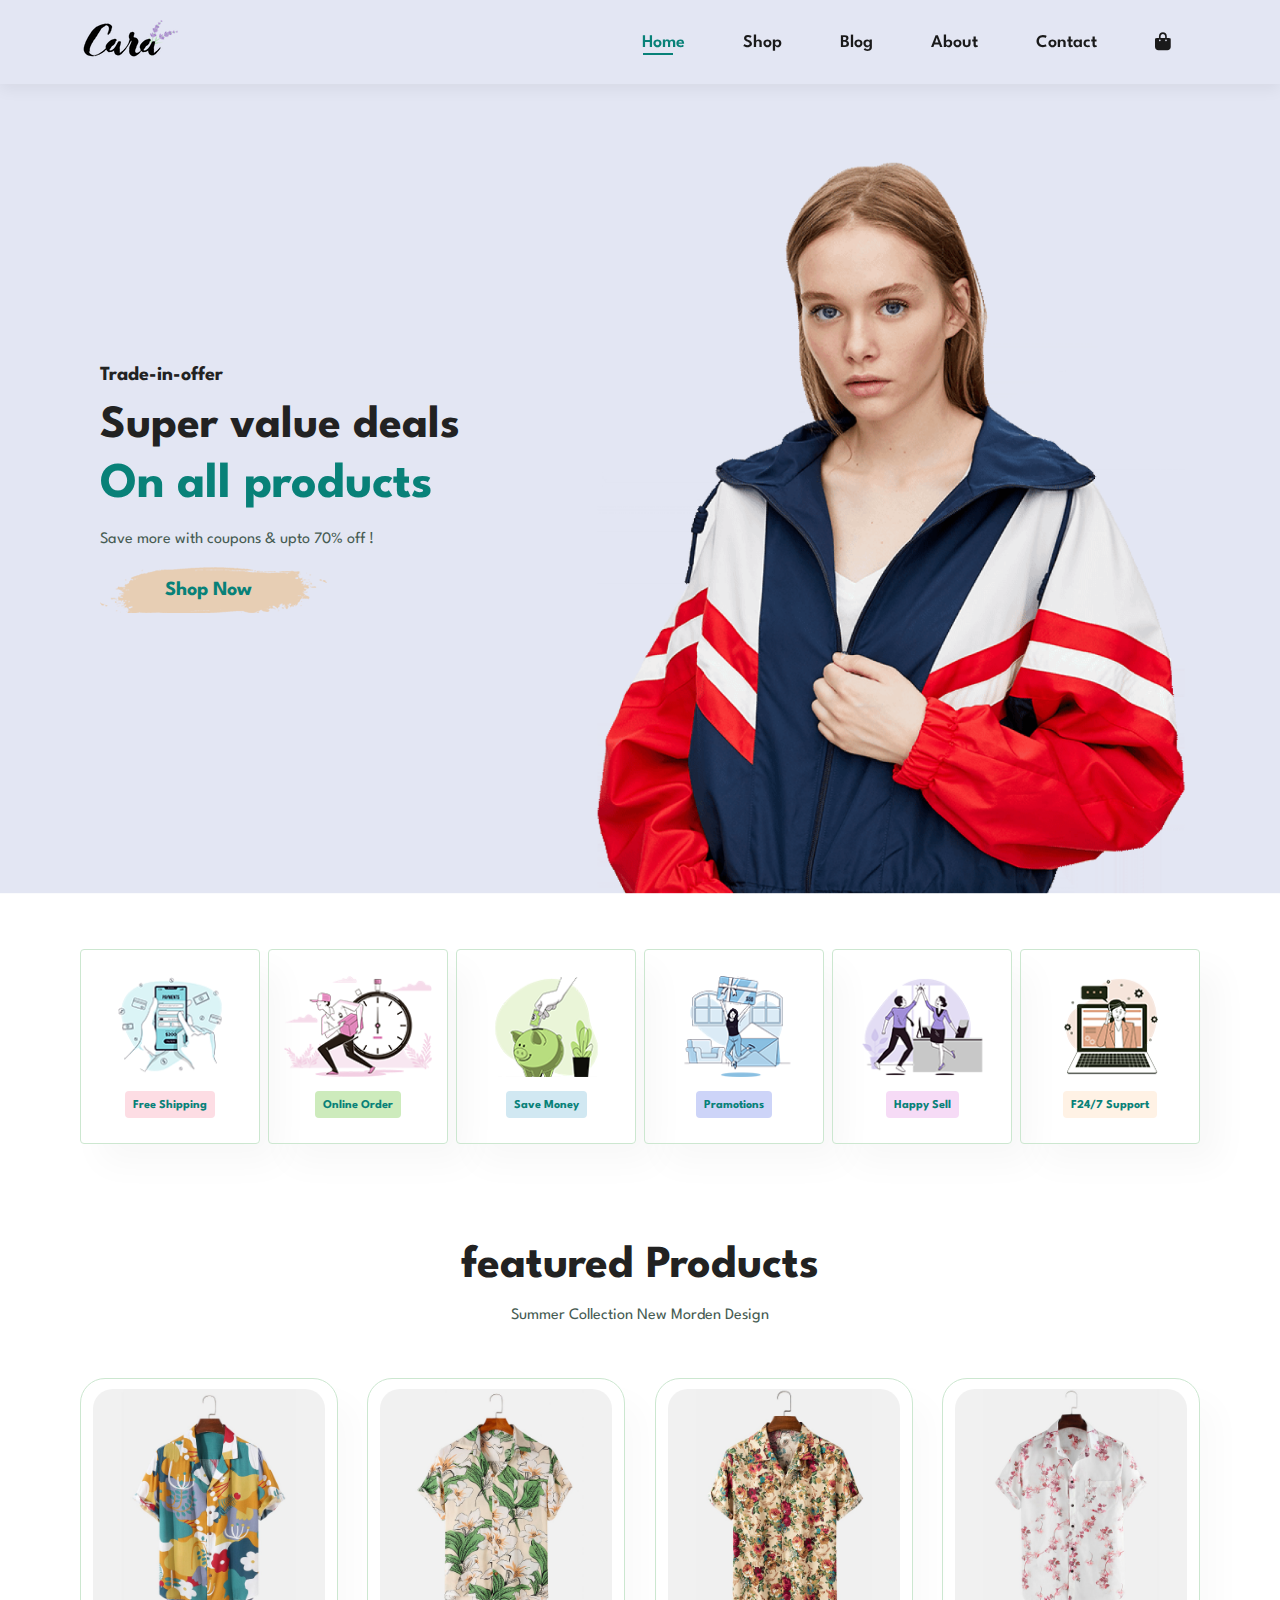
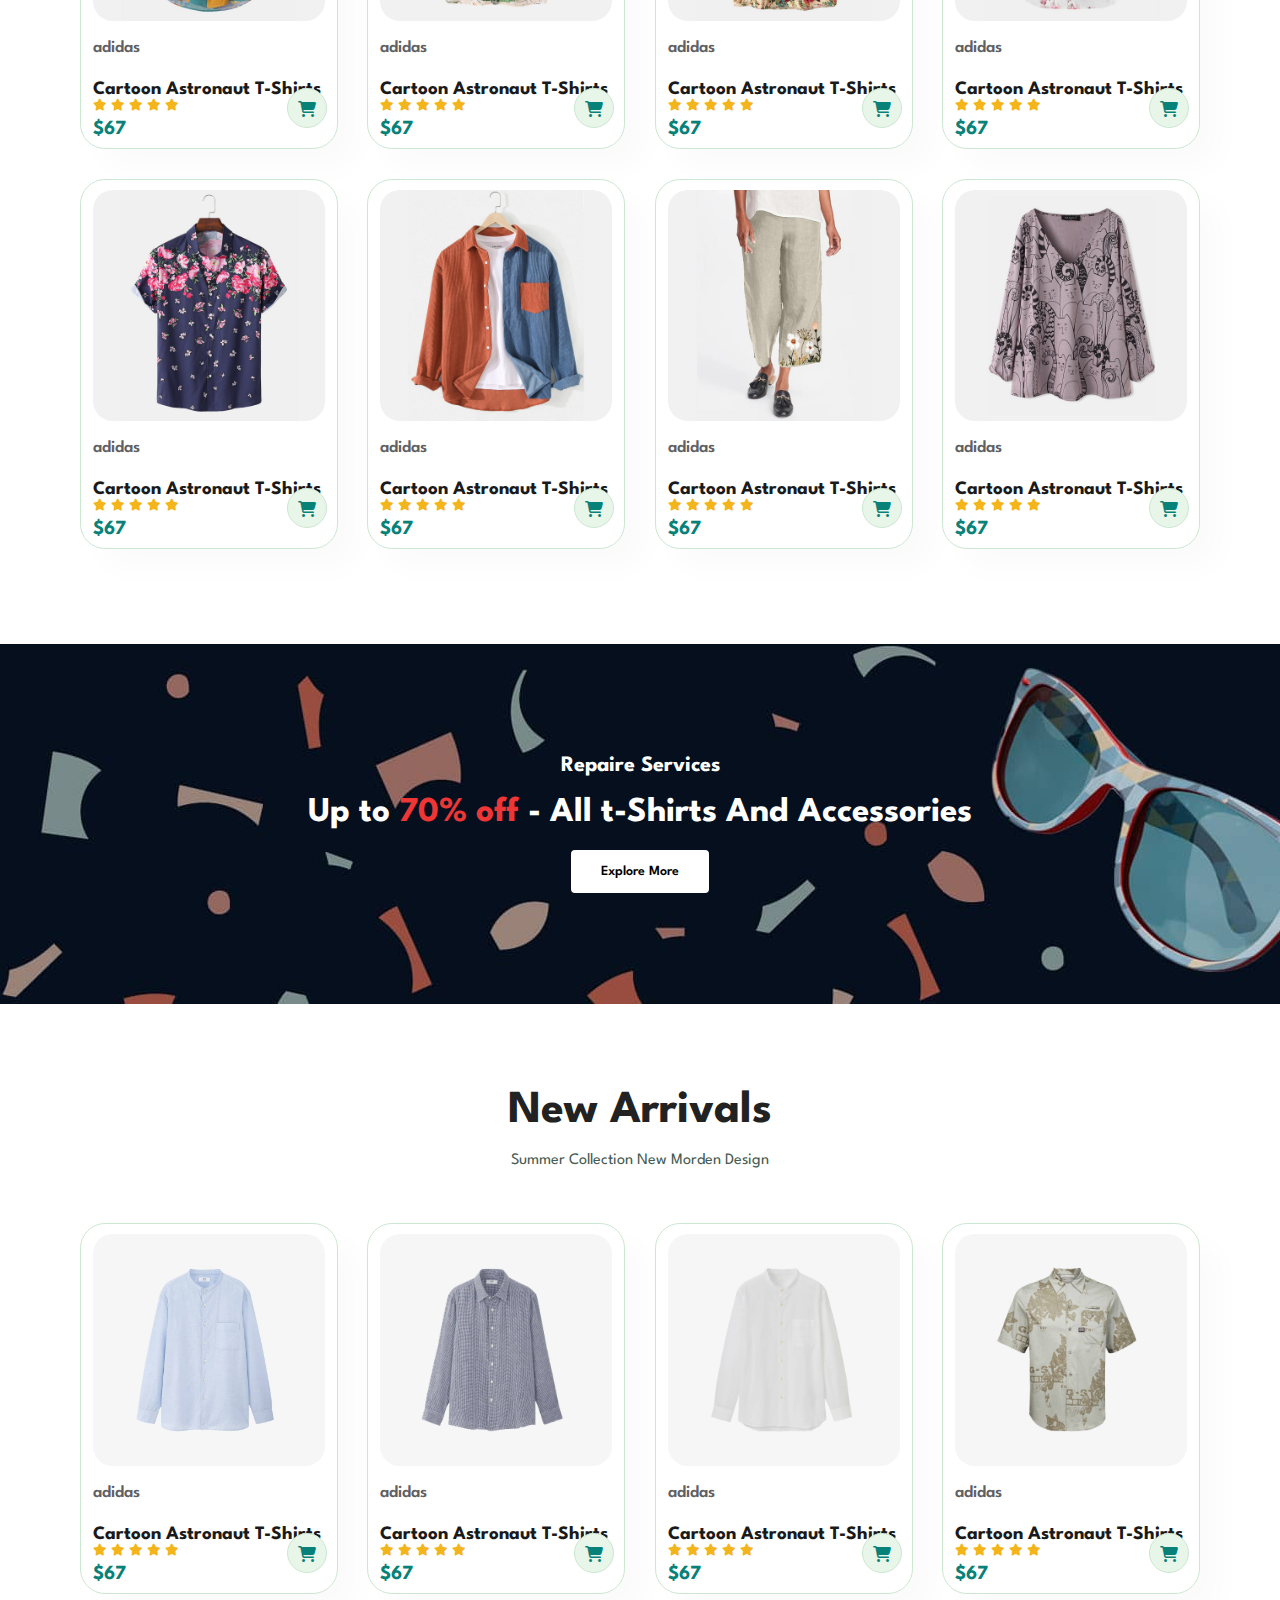
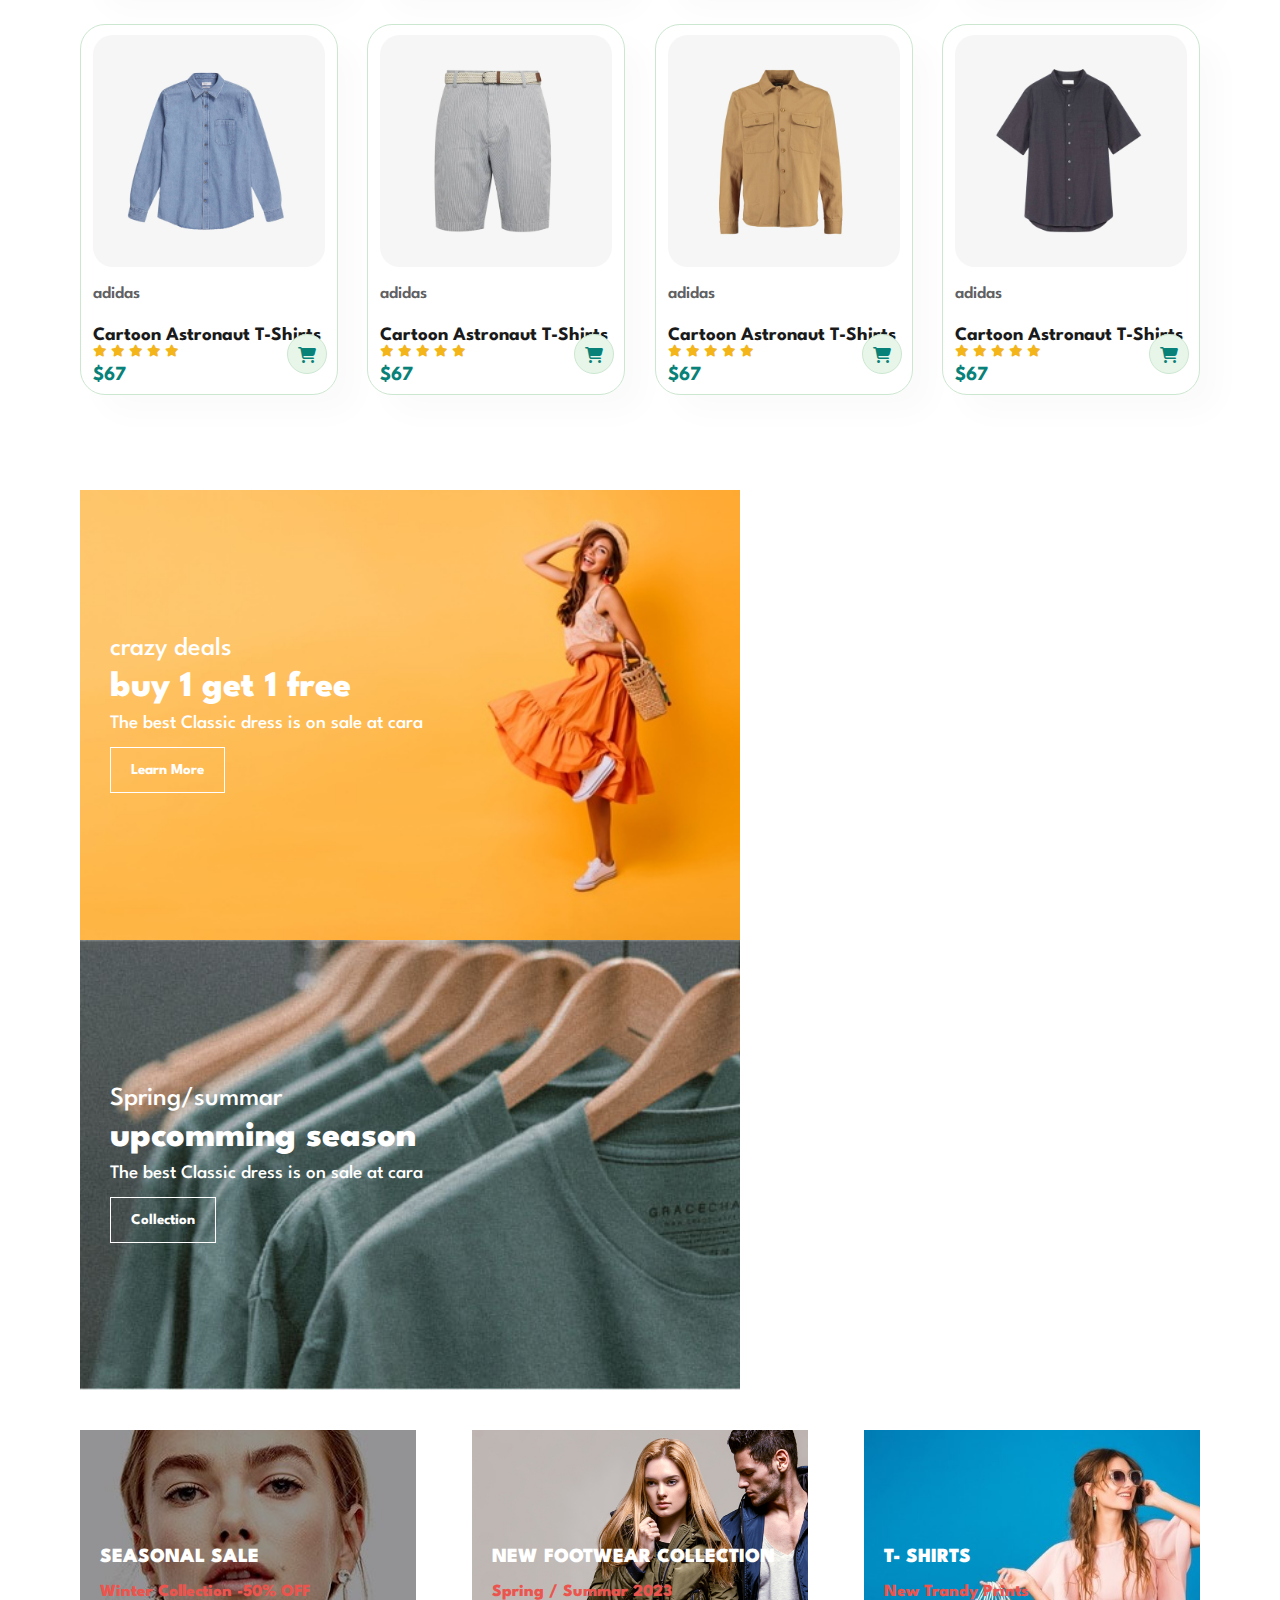
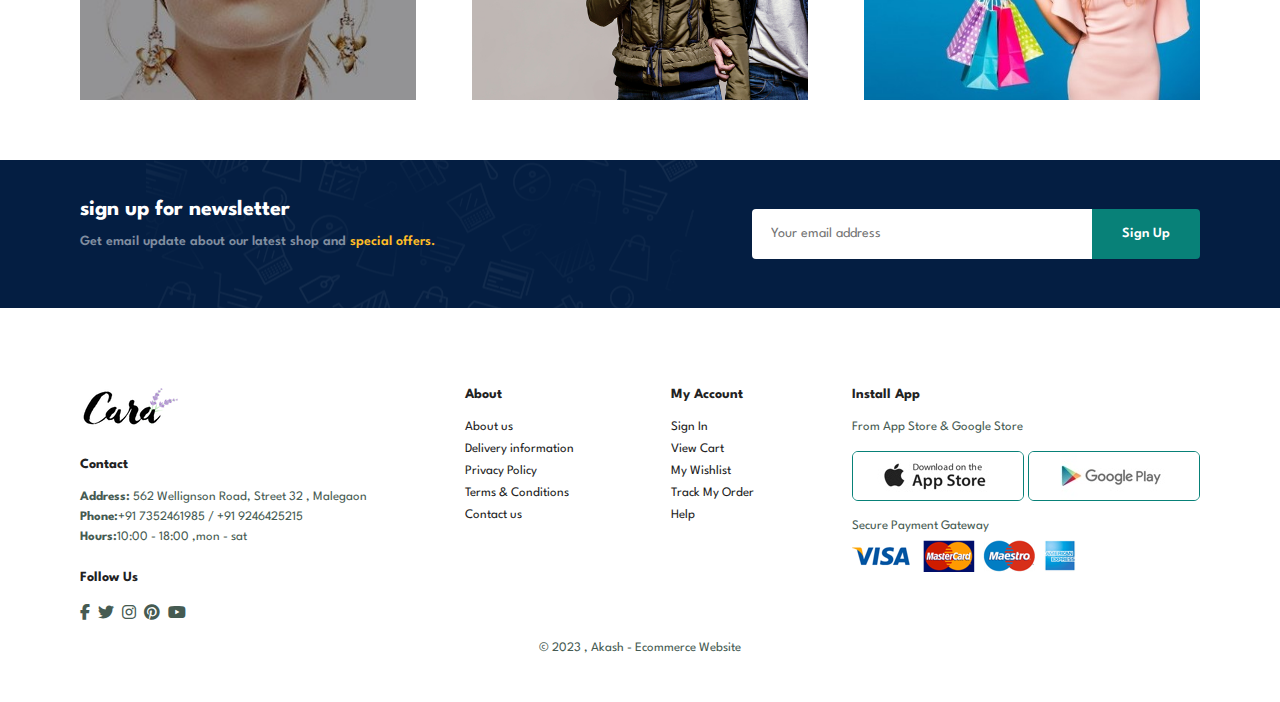
<file: index.html>
<!DOCTYPE html>
<html lang="en">

    <head>
        <meta charset="UTF-8">
        <meta http-equiv="X-UA-Compatible" content="IE=edge">
        <meta name="viewport" content="width=device-width, initial-scale=1.0">
        <title>index</title>
        <link rel="stylesheet" href="https://cdnjs.cloudflare.com/ajax/libs/font-awesome/6.4.0/css/all.min.css" />

        <link rel="stylesheet" href="style.css">
        
    </head>

    <body>
        <section id="header">
            <a href="#"><img src="img/logo.png" class="logo" alt=""></a>

            <div>
                <ul id="navbar">
                    <li><a class="active" href="index.html">Home</a></li>
                    <li><a href="shop.html">Shop</a></li>
                    <li><a href="blog.html">Blog</a></li>
                    <li><a href="about.html">About</a></li>
                    <li><a href="contact.html">Contact</a></li>
                    <li id="lg-bag"><a href="cart.html"><i class="fa-solid fa-bag-shopping"></i></a></li>
                    <a href="#" id="close"><i class="fa-solid fa-xmark"></i></a>
                </ul>
            </div>
            <div id="mobile">
                <a href="cart.html"><i class="fa-solid fa-bag-shopping"></i></a>
                <i id="bar" class="fa-solid fa-bars "></i>
                
            </div>
        </section>

        <section id="hero">
            <h4>Trade-in-offer</h4>
            <h2>Super value deals</h2>
            <h1>On all products</h1>
            <p>Save more with coupons & upto 70% off !</p>
            <button>Shop Now</button>
        </section>

        <section id="feature" class="section-p1">
            <div class="fe-box">
                <img src="img/features/f1.png" alt="">
                <h6>Free Shipping</h6>
            </div>
            <div class="fe-box">
                <img src="img/features/f2.png" alt="">
                <h6>Online Order</h6>
            </div>
            <div class="fe-box">
                <img src="img/features/f3.png" alt="">
                <h6>Save Money</h6>
            </div>
            <div class="fe-box">
                <img src="img/features/f4.png" alt="">
                <h6>Pramotions</h6>
            </div>
            <div class="fe-box">
                <img src="img/features/f5.png" alt="">
                <h6>Happy Sell</h6>
            </div>
            <div class="fe-box">
                <img src="img/features/f6.png" alt="">
                <h6>F24/7 Support</h6>
            </div>
            
        </section>

        <section id="product1" class="section-p1">
            <h2>featured Products</h2>
            <p>Summer Collection New Morden Design</p>
            <div class="pro-container">
                <div class="pro">
                    <img src="img/products/f1.jpg" alt="">
                    <dev class="des">
                        <p><span>adidas</span></p>
                        <h5>Cartoon Astronaut T-Shirts</h5>
                        <div class="star">
                            <i class="fas fa-star"></i>
                            <i class="fas fa-star"></i>
                            <i class="fas fa-star"></i>
                            <i class="fas fa-star"></i>
                            <i class="fas fa-star"></i>
                        </div>
                        <h4>$67</h4>
                    </dev>
                    <a href="#" ><i class="fa-solid fa-cart-shopping cart"></i></a>
                </div>
                <div class="pro">
                    <img src="img/products/f2.jpg" alt="">
                    <dev class="des">
                        <p><span>adidas</span></p>
                        <h5>Cartoon Astronaut T-Shirts</h5>
                        <div class="star">
                            <i class="fas fa-star"></i>
                            <i class="fas fa-star"></i>
                            <i class="fas fa-star"></i>
                            <i class="fas fa-star"></i>
                            <i class="fas fa-star"></i>
                        </div>
                        <h4>$67</h4>
                    </dev>
                    <a href="#" ><i class="fa-solid fa-cart-shopping cart"></i></a>
                </div>
                <div class="pro">
                    <img src="img/products/f3.jpg" alt="">
                    <dev class="des">
                        <p><span>adidas</span></p>
                        <h5>Cartoon Astronaut T-Shirts</h5>
                        <div class="star">
                            <i class="fas fa-star"></i>
                            <i class="fas fa-star"></i>
                            <i class="fas fa-star"></i>
                            <i class="fas fa-star"></i>
                            <i class="fas fa-star"></i>
                        </div>
                        <h4>$67</h4>
                    </dev>
                    <a href="#" ><i class="fa-solid fa-cart-shopping cart"></i></a>
                </div>
                <div class="pro">
                    <img src="img/products/f4.jpg" alt="">
                    <dev class="des">
                        <p><span>adidas</span></p>
                        <h5>Cartoon Astronaut T-Shirts</h5>
                        <div class="star">
                            <i class="fas fa-star"></i>
                            <i class="fas fa-star"></i>
                            <i class="fas fa-star"></i>
                            <i class="fas fa-star"></i>
                            <i class="fas fa-star"></i>
                        </div>
                        <h4>$67</h4>
                    </dev>
                    <a href="#" ><i class="fa-solid fa-cart-shopping cart"></i></a>
                </div>
                <div class="pro">
                    <img src="img/products/f5.jpg" alt="">
                    <dev class="des">
                        <p><span>adidas</span></p>
                        <h5>Cartoon Astronaut T-Shirts</h5>
                        <div class="star">
                            <i class="fas fa-star"></i>
                            <i class="fas fa-star"></i>
                            <i class="fas fa-star"></i>
                            <i class="fas fa-star"></i>
                            <i class="fas fa-star"></i>
                        </div>
                        <h4>$67</h4>
                    </dev>
                    <a href="#" ><i class="fa-solid fa-cart-shopping cart"></i></a>
                </div>
                <div class="pro">
                    <img src="img/products/f6.jpg" alt="">
                    <dev class="des">
                        <p><span>adidas</span></p>
                        <h5>Cartoon Astronaut T-Shirts</h5>
                        <div class="star">
                            <i class="fas fa-star"></i>
                            <i class="fas fa-star"></i>
                            <i class="fas fa-star"></i>
                            <i class="fas fa-star"></i>
                            <i class="fas fa-star"></i>
                        </div>
                        <h4>$67</h4>
                    </dev>
                    <a href="#" ><i class="fa-solid fa-cart-shopping cart"></i></a>
                </div>
                <div class="pro">
                    <img src="img/products/f7.jpg" alt="">
                    <dev class="des">
                        <p><span>adidas</span></p>
                        <h5>Cartoon Astronaut T-Shirts</h5>
                        <div class="star">
                            <i class="fas fa-star"></i>
                            <i class="fas fa-star"></i>
                            <i class="fas fa-star"></i>
                            <i class="fas fa-star"></i>
                            <i class="fas fa-star"></i>
                        </div>
                        <h4>$67</h4>
                    </dev>
                    <a href="#" ><i class="fa-solid fa-cart-shopping cart"></i></a>
                </div>
                <div class="pro">
                    <img src="img/products/f8.jpg" alt="">
                    <dev class="des">
                        <p><span>adidas</span></p>
                        <h5>Cartoon Astronaut T-Shirts</h5>
                        <div class="star">
                            <i class="fas fa-star"></i>
                            <i class="fas fa-star"></i>
                            <i class="fas fa-star"></i>
                            <i class="fas fa-star"></i>
                            <i class="fas fa-star"></i>
                        </div>
                        <h4>$67</h4>
                    </dev>
                    <a href="#" ><i class="fa-solid fa-cart-shopping cart"></i></a>
                </div>
                

            </div>

        </section>

        <section id="banner" class="section-m1">
            <h4>Repaire Services</h4>
            <h2>Up to <span>70% off </span>- All t-Shirts And Accessories</h2>
            <button class="normal">Explore More</button>
        </section>

        <section id="product1" class="section-p1">
            <h2>New Arrivals</h2>
            <p>Summer Collection New Morden Design</p>
            <div class="pro-container">
                <div class="pro">
                    <img src="img/products/n1.jpg" alt="">
                    <dev class="des">
                        <p><span>adidas</span></p>
                        <h5>Cartoon Astronaut T-Shirts</h5>
                        <div class="star">
                            <i class="fas fa-star"></i>
                            <i class="fas fa-star"></i>
                            <i class="fas fa-star"></i>
                            <i class="fas fa-star"></i>
                            <i class="fas fa-star"></i>
                        </div>
                        <h4>$67</h4>
                    </dev>
                    <a href="#" ><i class="fa-solid fa-cart-shopping cart"></i></a>
                </div>
                <div class="pro">
                    <img src="img/products/n2.jpg" alt="">
                    <dev class="des">
                        <p><span>adidas</span></p>
                        <h5>Cartoon Astronaut T-Shirts</h5>
                        <div class="star">
                            <i class="fas fa-star"></i>
                            <i class="fas fa-star"></i>
                            <i class="fas fa-star"></i>
                            <i class="fas fa-star"></i>
                            <i class="fas fa-star"></i>
                        </div>
                        <h4>$67</h4>
                    </dev>
                    <a href="#" ><i class="fa-solid fa-cart-shopping cart"></i></a>
                </div>
                <div class="pro">
                    <img src="img/products/n3.jpg" alt="">
                    <dev class="des">
                        <p><span>adidas</span></p>
                        <h5>Cartoon Astronaut T-Shirts</h5>
                        <div class="star">
                            <i class="fas fa-star"></i>
                            <i class="fas fa-star"></i>
                            <i class="fas fa-star"></i>
                            <i class="fas fa-star"></i>
                            <i class="fas fa-star"></i>
                        </div>
                        <h4>$67</h4>
                    </dev>
                    <a href="#" ><i class="fa-solid fa-cart-shopping cart"></i></a>
                </div>
                <div class="pro">
                    <img src="img/products/n4.jpg" alt="">
                    <dev class="des">
                        <p><span>adidas</span></p>
                        <h5>Cartoon Astronaut T-Shirts</h5>
                        <div class="star">
                            <i class="fas fa-star"></i>
                            <i class="fas fa-star"></i>
                            <i class="fas fa-star"></i>
                            <i class="fas fa-star"></i>
                            <i class="fas fa-star"></i>
                        </div>
                        <h4>$67</h4>
                    </dev>
                    <a href="#" ><i class="fa-solid fa-cart-shopping cart"></i></a>
                </div>
                <div class="pro">
                    <img src="img/products/n5.jpg" alt="">
                    <dev class="des">
                        <p><span>adidas</span></p>
                        <h5>Cartoon Astronaut T-Shirts</h5>
                        <div class="star">
                            <i class="fas fa-star"></i>
                            <i class="fas fa-star"></i>
                            <i class="fas fa-star"></i>
                            <i class="fas fa-star"></i>
                            <i class="fas fa-star"></i>
                        </div>
                        <h4>$67</h4>
                    </dev>
                    <a href="#" ><i class="fa-solid fa-cart-shopping cart"></i></a>
                </div>
                <div class="pro">
                    <img src="img/products/n6.jpg" alt="">
                    <dev class="des">
                        <p><span>adidas</span></p>
                        <h5>Cartoon Astronaut T-Shirts</h5>
                        <div class="star">
                            <i class="fas fa-star"></i>
                            <i class="fas fa-star"></i>
                            <i class="fas fa-star"></i>
                            <i class="fas fa-star"></i>
                            <i class="fas fa-star"></i>
                        </div>
                        <h4>$67</h4>
                    </dev>
                    <a href="#" ><i class="fa-solid fa-cart-shopping cart"></i></a>
                </div>
                <div class="pro">
                    <img src="img/products/n7.jpg" alt="">
                    <dev class="des">
                        <p><span>adidas</span></p>
                        <h5>Cartoon Astronaut T-Shirts</h5>
                        <div class="star">
                            <i class="fas fa-star"></i>
                            <i class="fas fa-star"></i>
                            <i class="fas fa-star"></i>
                            <i class="fas fa-star"></i>
                            <i class="fas fa-star"></i>
                        </div>
                        <h4>$67</h4>
                    </dev>
                    <a href="#" ><i class="fa-solid fa-cart-shopping cart"></i></a>
                </div>
                <div class="pro">
                    <img src="img/products/n8.jpg" alt="">
                    <dev class="des">
                        <p><span>adidas</span></p>
                        <h5>Cartoon Astronaut T-Shirts</h5>
                        <div class="star">
                            <i class="fas fa-star"></i>
                            <i class="fas fa-star"></i>
                            <i class="fas fa-star"></i>
                            <i class="fas fa-star"></i>
                            <i class="fas fa-star"></i>
                        </div>
                        <h4>$67</h4>
                    </dev>
                    <a href="#" ><i class="fa-solid fa-cart-shopping cart"></i></a>
                </div>
                

            </div>

        </section>

        <section id="sm-banner" class="section-p1">
            <div class="banner-box">
                <h4>crazy deals</h4>
                <h2>buy 1 get 1 free</h2>
                <span>The best Classic dress is on sale at cara</span>
                <button class="white">Learn More  </button>

            </div>
            <div class="banner-box banner-box2">
                <h4>Spring/summar</h4>
                <h2>upcomming season </h2>
                <span>The best Classic dress is on sale at cara</span>
                <button class="white">Collection  </button>

            </div>
        </section>

        <section id="banner3" >
            <div class="banner-box ">
                <h2>SEASONAL SALE</h2>
                <h3>Winter Collection -50% OFF</h3>
            </div>
            <div class="banner-box banner-box2">
                <h2>NEW FOOTWEAR COLLECTION</h2>
                <h3>Spring / Summar 2023</h3>
            </div>
            <div class="banner-box banner-box3">
                <h2>T- SHIRTS</h2>
                <h3>New Trandy Prints</h3>
            </div>
            

        </section>

        <section id="newsletter" class="section-p1 section-m1">
            <div class="newstext">
                <h4>sign up for newsletter</h4>
                <p>Get email update about our latest shop and <span>special offers.</span> </p>
            </div>
            <div class="form">
                <input type="text " placeholder="Your email address">
                <button class="normal">Sign Up</button>
            </div>
        </section>

        <footer class="section-p1">
            <div class="col">
                <img class="logo" src="img/logo.png" alt="">
                <h4>Contact</h4>
                <p><strong>Address:</strong> 562 Wellignson Road, Street 32 , Malegaon</p>
                <p><strong>Phone:</strong>+91 7352461985 / +91 9246425215</p>
                <p><strong>Hours:</strong>10:00 - 18:00 ,mon - sat</p>
                <div class="follow">
                    <h4>Follow Us</h4>
                    <div class="icon">
                        <i class="fa-brands fa-facebook-f"></i>
                        <i class="fa-brands fa-twitter"></i>
                        <i class="fa-brands fa-instagram"></i>
                        <i class="fa-brands fa-pinterest"></i>
                        <i class="fa-brands fa-youtube"></i>
                    </div>
                </div>
            </div>
            <div class="col">
                <h4>About</h4>
                <a href="#">About us</a>
                <a href="#">Delivery information</a>
                <a href="#">Privacy Policy</a>
                <a href="#">Terms & Conditions</a>
                <a href="#">Contact us</a>
            </div>
            <div class="col">
                <h4>My Account</h4>
                <a href="#">Sign In </a>
                <a href="#">View Cart</a>
                <a href="#">My Wishlist</a>
                <a href="#">Track My Order</a>
                <a href="#">Help</a>
            </div>
            <div class="col install">
                <h4>Install App</h4>
                <p>From App Store & Google Store</p>
                <div class="row">
                    <img src="img/pay/app.jpg" alt="">
                    <img src="img/pay/play.jpg" alt="">
                    
                </div>
                <p>Secure Payment Gateway</p>
                <img src="img/pay/pay.png" alt="">

            </div>

            <div class="copyright">
                <p>&copy; 2023 , Akash - Ecommerce Website</p>
            </div>
        </footer>


        <script src="script.js"></script>
    </body>

</html>
</file>
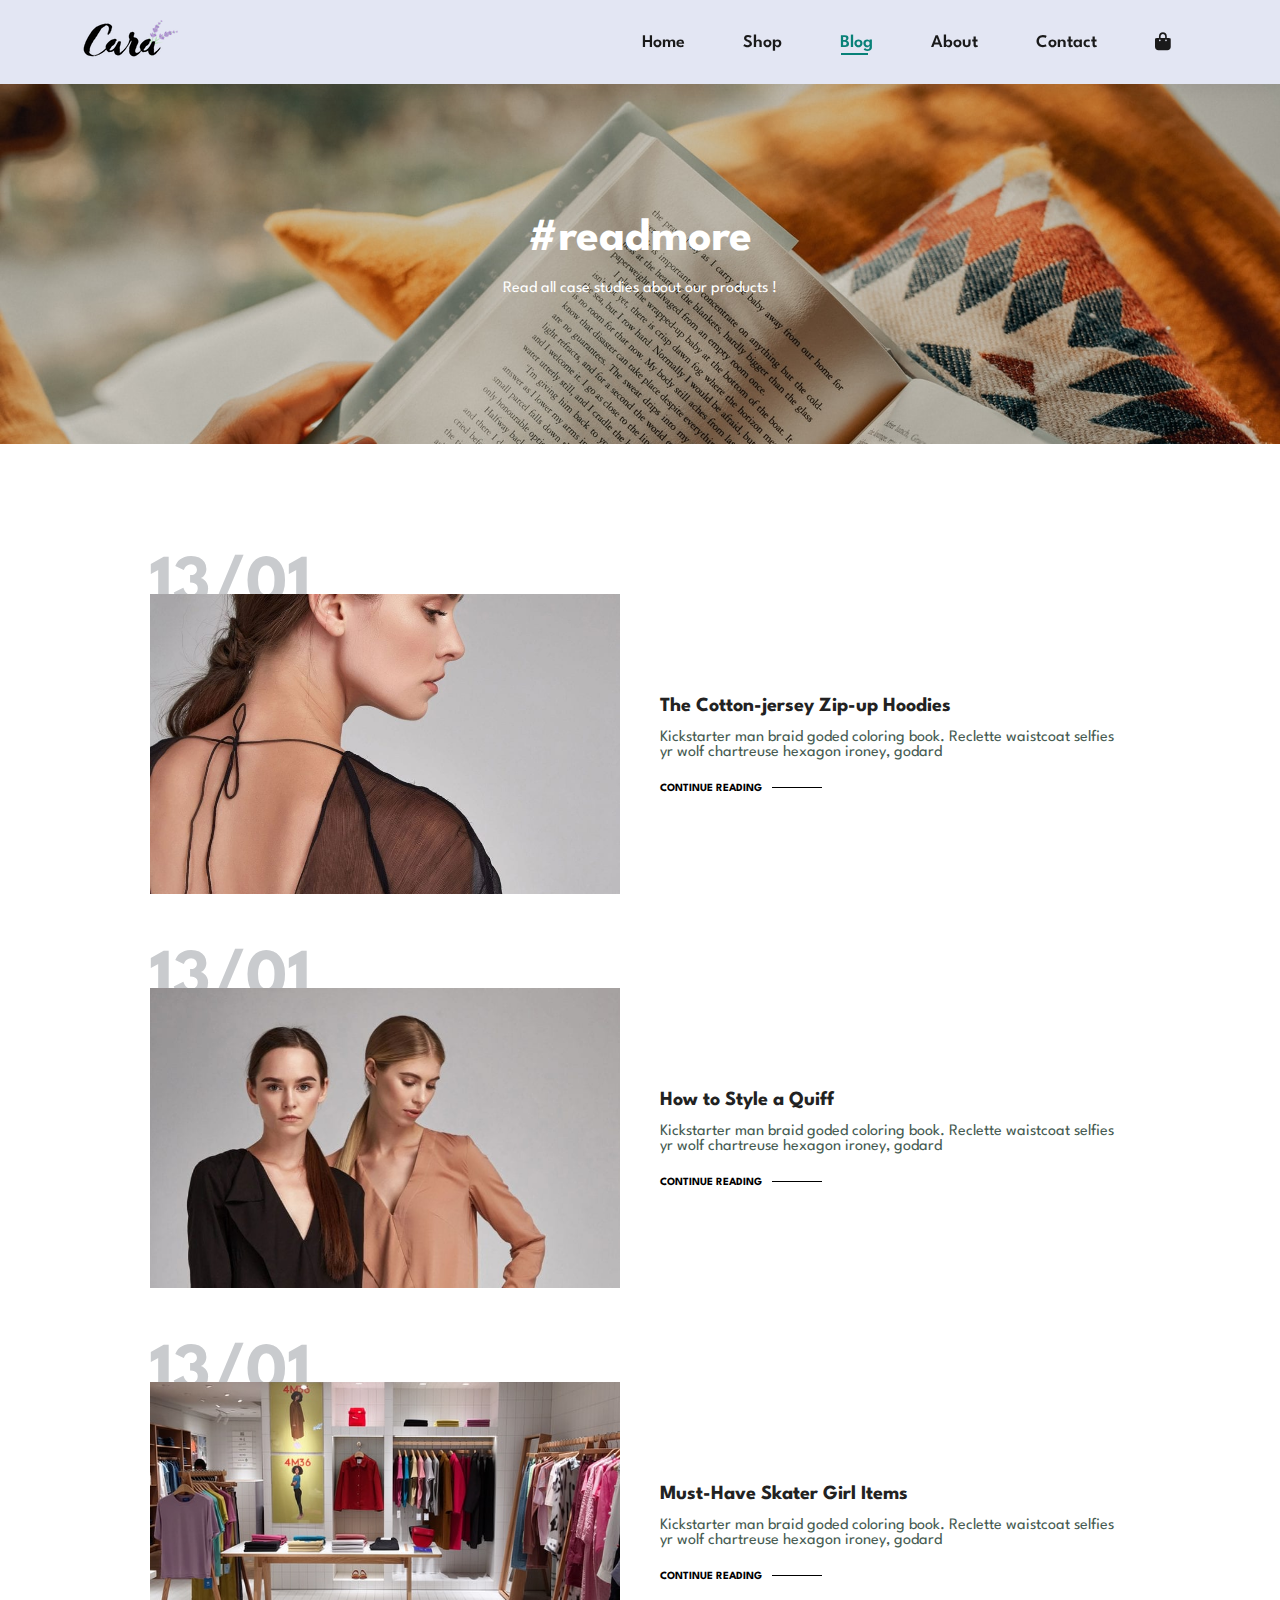
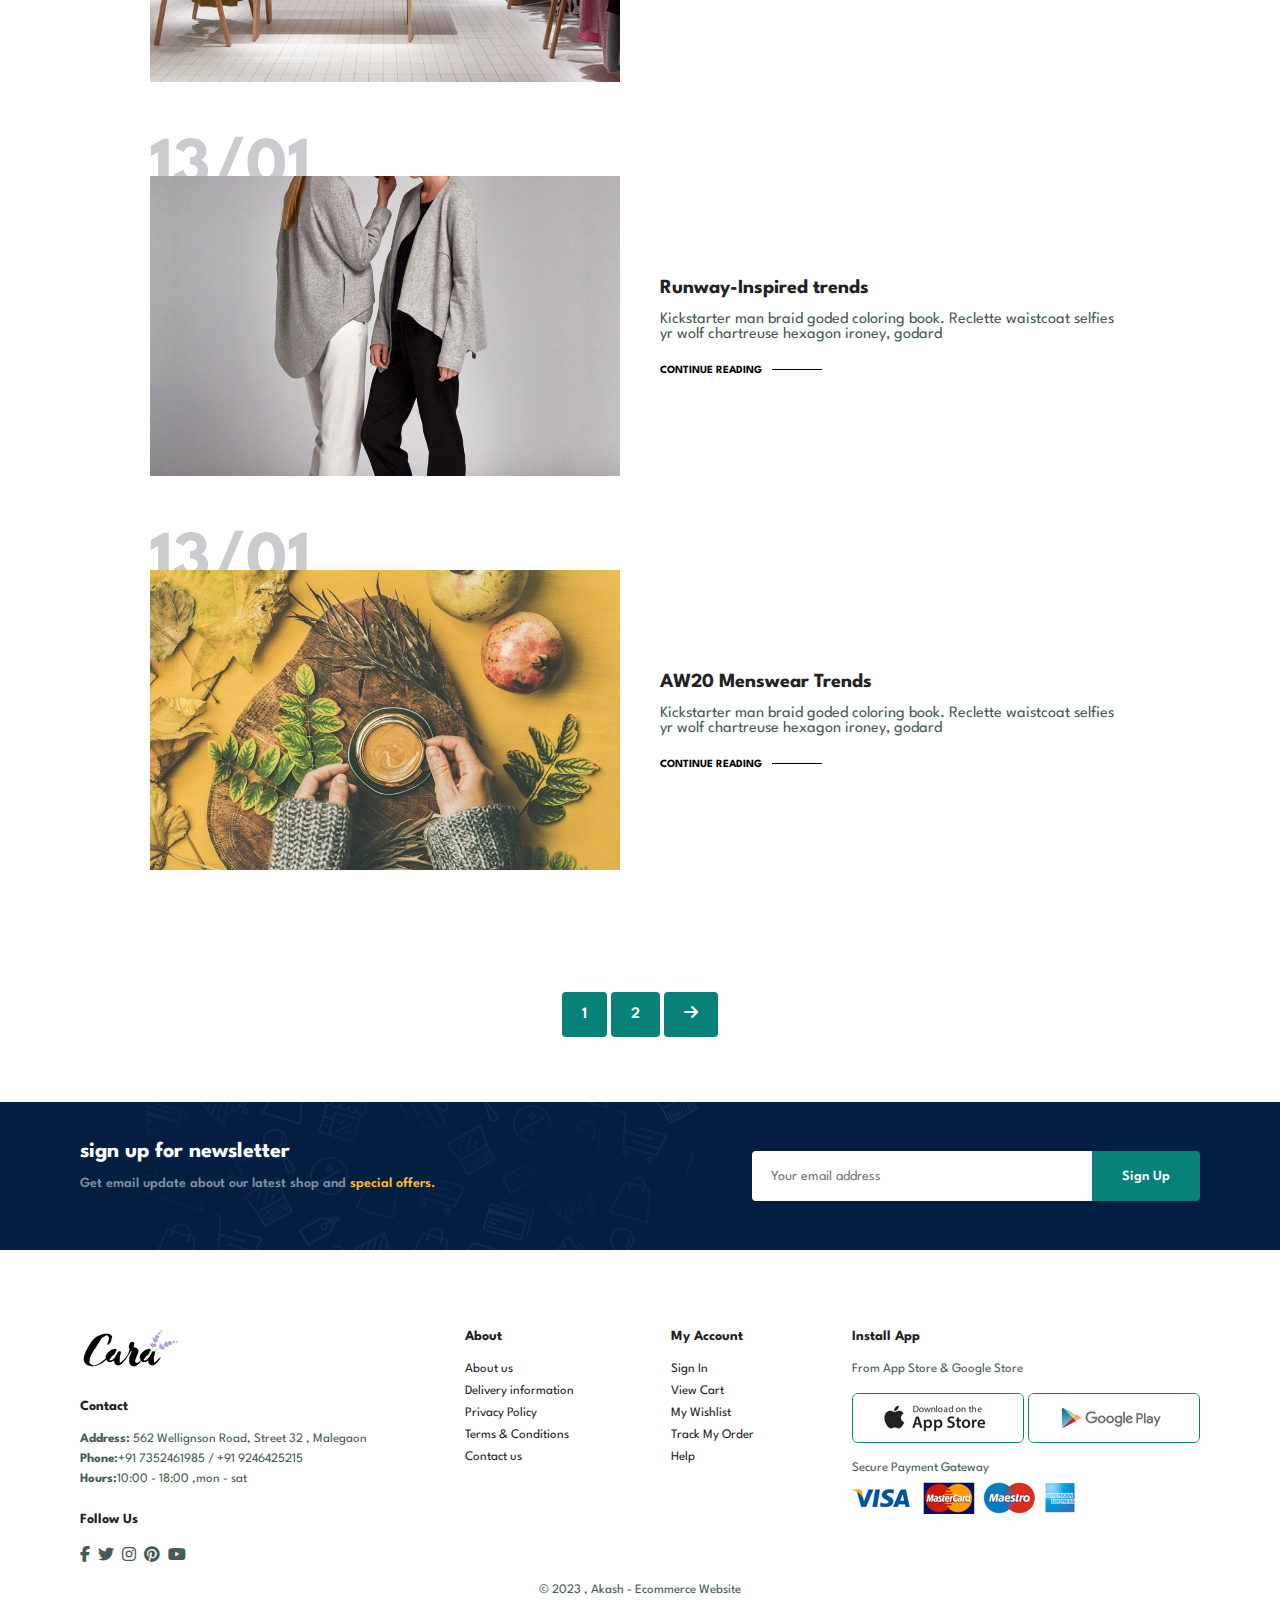
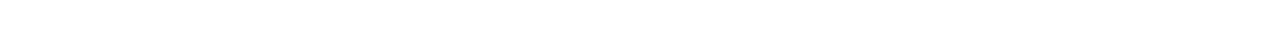
<file: blog.html>
<!DOCTYPE html>
<html lang="en">

    <head>
        <meta charset="UTF-8">
        <meta http-equiv="X-UA-Compatible" content="IE=edge">
        <meta name="viewport" content="width=device-width, initial-scale=1.0">
        <title>blog</title>
        <link rel="stylesheet" href="https://cdnjs.cloudflare.com/ajax/libs/font-awesome/6.4.0/css/all.min.css" />

        <link rel="stylesheet" href="style.css">
        
    </head>

    <body>
        <section id="header">
            <a href="#"><img src="img/logo.png" class="logo" alt=""></a>

            <div>
                <ul id="navbar">
                    <li><a  href="index.html">Home</a></li>
                    <li><a  href="shop.html">Shop</a></li>
                    <li><a class="active" href="blog.html">Blog</a></li>
                    <li><a href="about.html">About</a></li>
                    <li><a href="contact.html">Contact</a></li>
                    <li id="lg-bag"><a href="cart.html"><i class="fa-solid fa-bag-shopping"></i></a></li>
                    <a href="#" id="close"><i class="fa-solid fa-xmark"></i></a>
                </ul>
            </div>
            <div id="mobile">
                <a href="cart.html"><i class="fa-solid fa-bag-shopping"></i></a>
                <i id="bar" class="fa-solid fa-bars "></i>
                
            </div>
        </section>

        <section id="page-header" class="blog-header">
            <h2>#readmore</h2>
            
            <p>Read all case studies about our products !</p>
        
        </section>

        <section id="blog">
            <div class="blog-box">
                <div class="blog-img">
                    <img src="img/blog/b1.jpg" alt="">
                </div>

                <div class="blog-details">
                    <h4>The Cotton-jersey Zip-up Hoodies</h4>
                    <p>Kickstarter man braid goded coloring book. Reclette waistcoat selfies yr wolf chartreuse hexagon ironey, godard</p>
                    <a href="#">CONTINUE READING</a>

                </div>
                <h1>13/01</h1>

            </div>
            <div class="blog-box">
                <div class="blog-img">
                    <img src="img/blog/b2.jpg" alt="">
                </div>

                <div class="blog-details">
                    <h4>How to Style a Quiff</h4>
                    <p>Kickstarter man braid goded coloring book. Reclette waistcoat selfies yr wolf chartreuse hexagon ironey, godard</p>
                    <a href="#">CONTINUE READING</a>

                </div>
                <h1>13/01</h1>

            </div>
            <div class="blog-box">
                <div class="blog-img">
                    <img src="img/blog/b3.jpg" alt="">
                </div>

                <div class="blog-details">
                    <h4>Must-Have Skater Girl Items</h4>
                    <p>Kickstarter man braid goded coloring book. Reclette waistcoat selfies yr wolf chartreuse hexagon ironey, godard</p>
                    <a href="#">CONTINUE READING</a>

                </div>
                <h1>13/01</h1>

            </div>
            <div class="blog-box">
                <div class="blog-img">
                    <img src="img/blog/b4.jpg" alt="">
                </div>

                <div class="blog-details">
                    <h4>Runway-Inspired trends</h4>
                    <p>Kickstarter man braid goded coloring book. Reclette waistcoat selfies yr wolf chartreuse hexagon ironey, godard</p>
                    <a href="#">CONTINUE READING</a>

                </div>
                <h1>13/01</h1>

            </div>
            <div class="blog-box">
                <div class="blog-img">
                    <img src="img/blog/b6.jpg" alt="">
                </div>

                <div class="blog-details">
                    <h4>AW20 Menswear Trends</h4>
                    <p>Kickstarter man braid goded coloring book. Reclette waistcoat selfies yr wolf chartreuse hexagon ironey, godard</p>
                    <a href="#">CONTINUE READING</a>

                </div>
                <h1>13/01</h1>

            </div>
        </section>
 
        <section id="pagination" class="section-p1">

            <a href="#">1</a>
            <a href="#">2</a>
            <a href="#"><i class="fa-solid fa-arrow-right"></i></a>
        </section>

        <section id="newsletter" class="section-p1 section-m1">
            <div class="newstext">
                <h4>sign up for newsletter</h4>
                <p>Get email update about our latest shop and <span>special offers.</span> </p>
            </div>
            <div class="form">
                <input type="text " placeholder="Your email address">
                <button class="normal">Sign Up</button>
            </div>
        </section>

        <footer class="section-p1">
            <div class="col">
                <img class="logo" src="img/logo.png" alt="">
                <h4>Contact</h4>
                <p><strong>Address:</strong> 562 Wellignson Road, Street 32 , Malegaon</p>
                <p><strong>Phone:</strong>+91 7352461985 / +91 9246425215</p>
                <p><strong>Hours:</strong>10:00 - 18:00 ,mon - sat</p>
                <div class="follow">
                    <h4>Follow Us</h4>
                    <div class="icon">
                        <i class="fa-brands fa-facebook-f"></i>
                        <i class="fa-brands fa-twitter"></i>
                        <i class="fa-brands fa-instagram"></i>
                        <i class="fa-brands fa-pinterest"></i>
                        <i class="fa-brands fa-youtube"></i>
                    </div>
                </div>
            </div>
            <div class="col">
                <h4>About</h4>
                <a href="#">About us</a>
                <a href="#">Delivery information</a>
                <a href="#">Privacy Policy</a>
                <a href="#">Terms & Conditions</a>
                <a href="#">Contact us</a>
            </div>
            <div class="col">
                <h4>My Account</h4>
                <a href="#">Sign In </a>
                <a href="#">View Cart</a>
                <a href="#">My Wishlist</a>
                <a href="#">Track My Order</a>
                <a href="#">Help</a>
            </div>
            <div class="col install">
                <h4>Install App</h4>
                <p>From App Store & Google Store</p>
                <div class="row">
                    <img src="img/pay/app.jpg" alt="">
                    <img src="img/pay/play.jpg" alt="">
                    
                </div>
                <p>Secure Payment Gateway</p>
                <img src="img/pay/pay.png" alt="">

            </div>

            <div class="copyright">
                <p>&copy; 2023 , Akash - Ecommerce Website</p>
            </div>
        </footer>


        <script src="script.js"></script>
    </body>

</html>
</file>
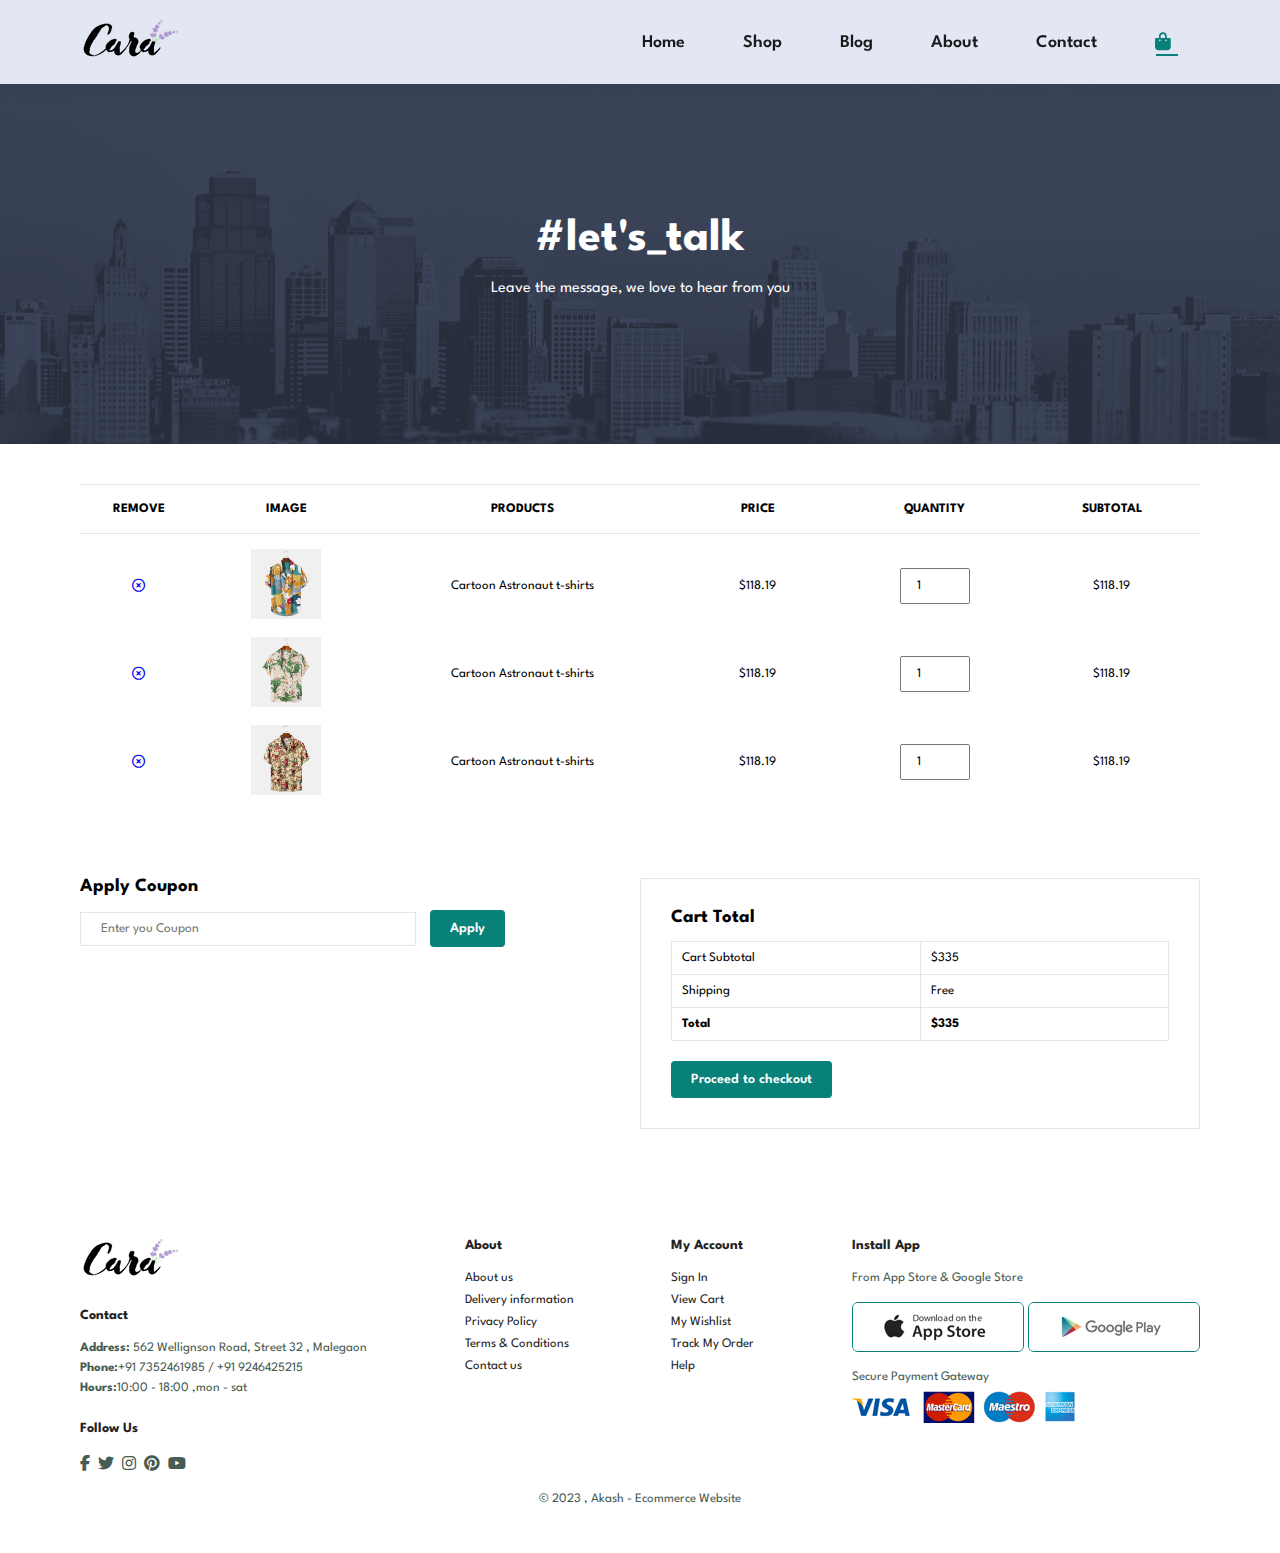
<file: cart.html>
<!DOCTYPE html>
<html lang="en">

<head>
    <meta charset="UTF-8">
    <meta http-equiv="X-UA-Compatible" content="IE=edge">
    <meta name="viewport" content="width=device-width, initial-scale=1.0">
    <title>cart</title>
    <link rel="stylesheet" href="https://cdnjs.cloudflare.com/ajax/libs/font-awesome/6.4.0/css/all.min.css" />

    <link rel="stylesheet" href="style.css">

</head>

<body>
    <section id="header">
        <a href="#"><img src="img/logo.png" class="logo" alt=""></a>

        <div>
            <ul id="navbar">
                <li><a href="index.html">Home</a></li>
                <li><a href="shop.html">Shop</a></li>
                <li><a href="blog.html">Blog</a></li>
                <li><a href="about.html">About</a></li>
                <li><a  href="contact.html">Contact</a></li>
                <li id="lg-bag"><a class="active" href="cart.html"><i class="fa-solid fa-bag-shopping"></i></a></li>
                <a href="#" id="close"><i class="fa-solid fa-xmark"></i></a>
            </ul>
        </div>
        <div id="mobile">
            <a href="cart.html"><i class="fa-solid fa-bag-shopping"></i></a>
            <i id="bar" class="fa-solid fa-bars "></i>

        </div>
    </section>

    <section id="page-header" class="about-header">
        <h2>#let's_talk</h2>

        <p>Leave the message, we love to hear from you </p>

    </section>

    <section id="cart" class="section-p1">
        <table width="100%">
            <thead>
                <tr>
                    <td>Remove</td>
                    <td>Image</td>
                    <td>Products</td>
                    <td>Price</td>
                    <td>Quantity</td>
                    <td>Subtotal</td>
                </tr>
            </thead>
            <tbody>
                <tr>
                    <td><a href="#"><i class="fa-regular fa-circle-xmark"></i></a></i> </td>
                    <td><img src="img/products/f1.jpg" alt=""></td>
                    <td>Cartoon Astronaut t-shirts</td>
                    <td>$118.19</td>
                    <td><input type="number" value="1"></td>
                    <td>$118.19</td>
                </tr>
                <tr>
                    <td><a href="#"><i class="fa-regular fa-circle-xmark"></i></a></i> </td>
                    <td><img src="img/products/f2.jpg" alt=""></td>
                    <td>Cartoon Astronaut t-shirts</td>
                    <td>$118.19</td>
                    <td><input type="number" value="1"></td>
                    <td>$118.19</td>
                </tr>
                <tr>
                    <td><a href="#"><i class="fa-regular fa-circle-xmark"></i></a></i> </td>
                    <td><img src="img/products/f3.jpg" alt=""></td>
                    <td>Cartoon Astronaut t-shirts</td>
                    <td>$118.19</td>
                    <td><input type="number" value="1"></td>
                    <td>$118.19</td>
                </tr>
            </tbody>
        </table>

    </section>

    <section id="cart-add" class="section-p1">
        <div id="coupon">
            <h3>Apply Coupon</h3>
            <div>
                <input type="text" placeholder="Enter you Coupon">
                <button class="normal">Apply</button>
            </div>
        </div>

        <div id="subtotal">
            <h3>Cart Total</h3>
            <table>
                <tr>
                    <td>Cart Subtotal</td>
                    <td>$335</td>
                </tr>
                <tr>
                    <td>Shipping</td>
                    <td>Free</td>
                </tr>
                <tr>
                    <td> <strong>Total</strong> </td>
                    <td> <strong>$335</strong></td>
                </tr>
            </table>
            <button class="normal">Proceed to checkout</button>
        </div>

    </section>

    <footer class="section-p1">
        <div class="col">
            <img class="logo" src="img/logo.png" alt="">
            <h4>Contact</h4>
            <p><strong>Address:</strong> 562 Wellignson Road, Street 32 , Malegaon</p>
            <p><strong>Phone:</strong>+91 7352461985 / +91 9246425215</p>
            <p><strong>Hours:</strong>10:00 - 18:00 ,mon - sat</p>
            <div class="follow">
                <h4>Follow Us</h4>
                <div class="icon">
                    <i class="fa-brands fa-facebook-f"></i>
                    <i class="fa-brands fa-twitter"></i>
                    <i class="fa-brands fa-instagram"></i>
                    <i class="fa-brands fa-pinterest"></i>
                    <i class="fa-brands fa-youtube"></i>
                </div>
            </div>
        </div>
        <div class="col">
            <h4>About</h4>
            <a href="#">About us</a>
            <a href="#">Delivery information</a>
            <a href="#">Privacy Policy</a>
            <a href="#">Terms & Conditions</a>
            <a href="#">Contact us</a>
        </div>
        <div class="col">
            <h4>My Account</h4>
            <a href="#">Sign In </a>
            <a href="#">View Cart</a>
            <a href="#">My Wishlist</a>
            <a href="#">Track My Order</a>
            <a href="#">Help</a>
        </div>
        <div class="col install">
            <h4>Install App</h4>
            <p>From App Store & Google Store</p>
            <div class="row">
                <img src="img/pay/app.jpg" alt="">
                <img src="img/pay/play.jpg" alt="">

            </div>
            <p>Secure Payment Gateway</p>
            <img src="img/pay/pay.png" alt="">

        </div>

        <div class="copyright">
            <p>&copy; 2023 , Akash - Ecommerce Website</p>
        </div>
    </footer>


    <script src="script.js"></script>
</body>

</html>
</file>
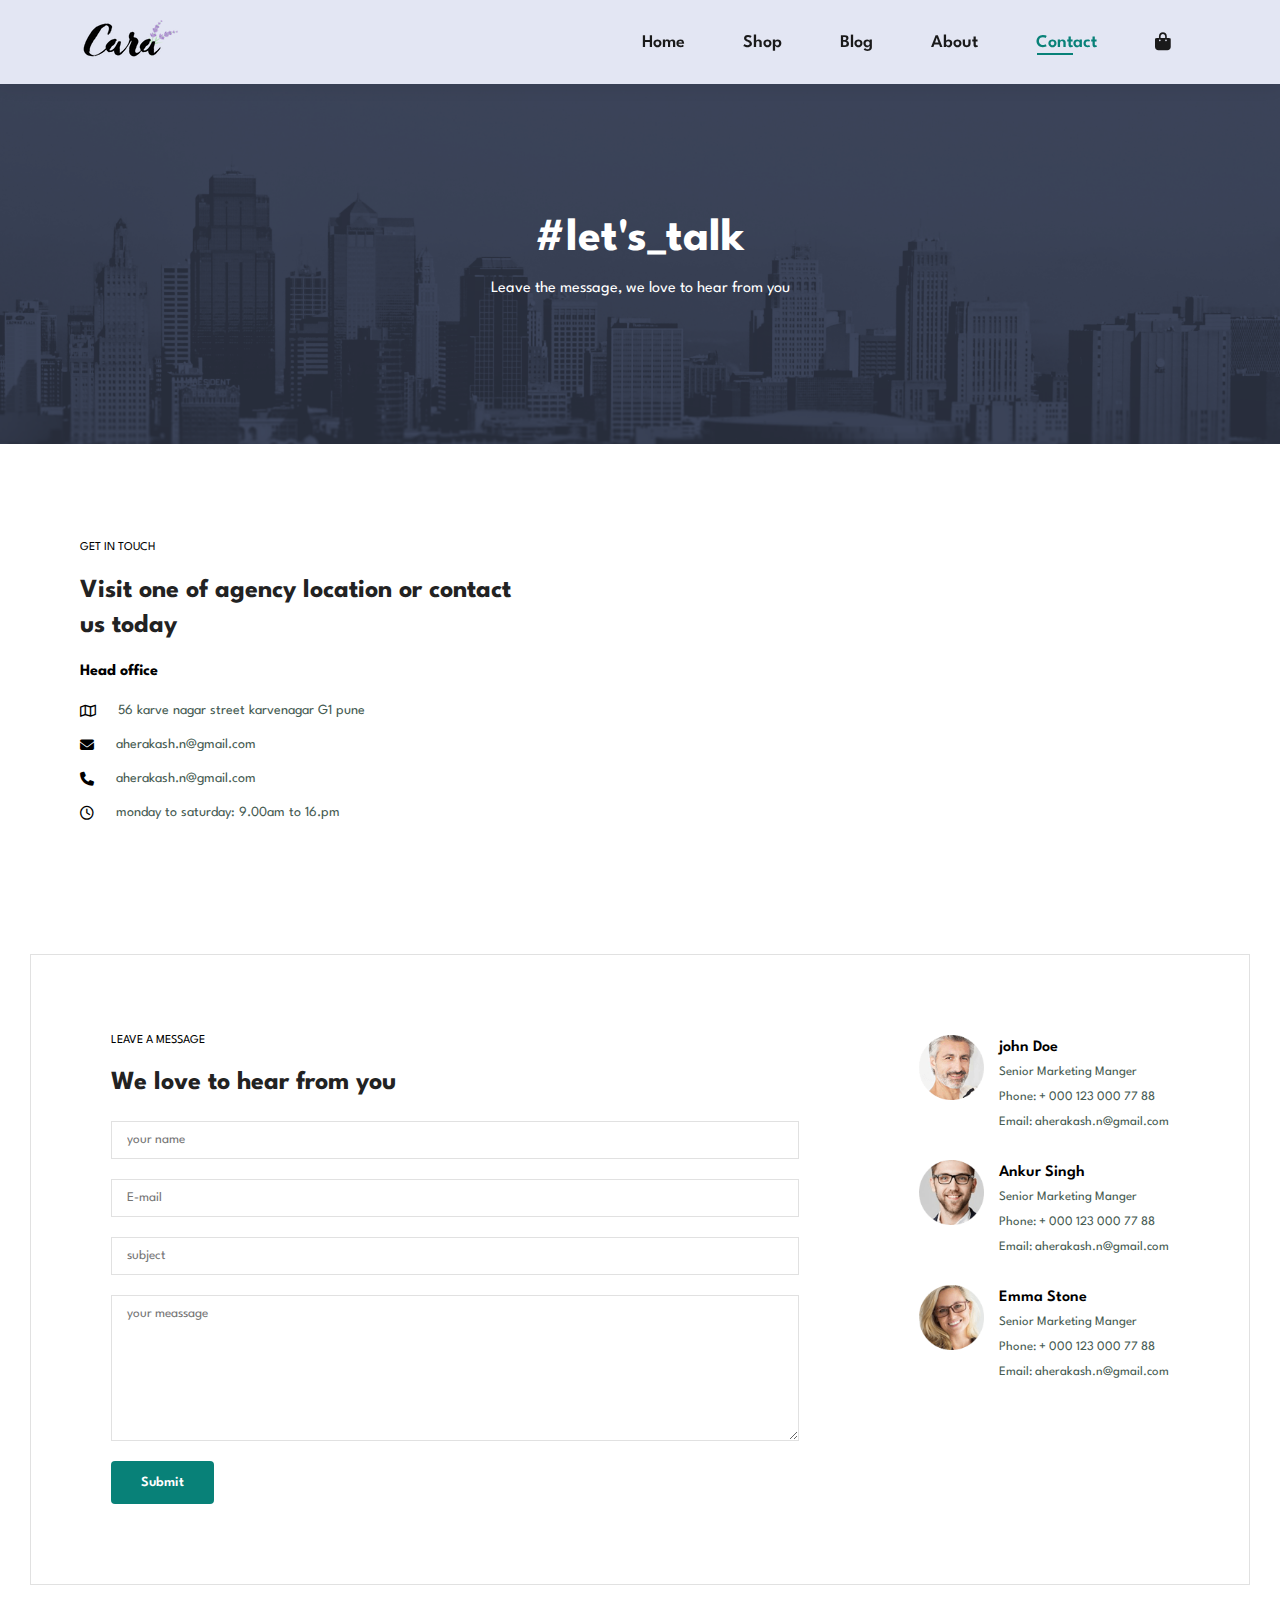
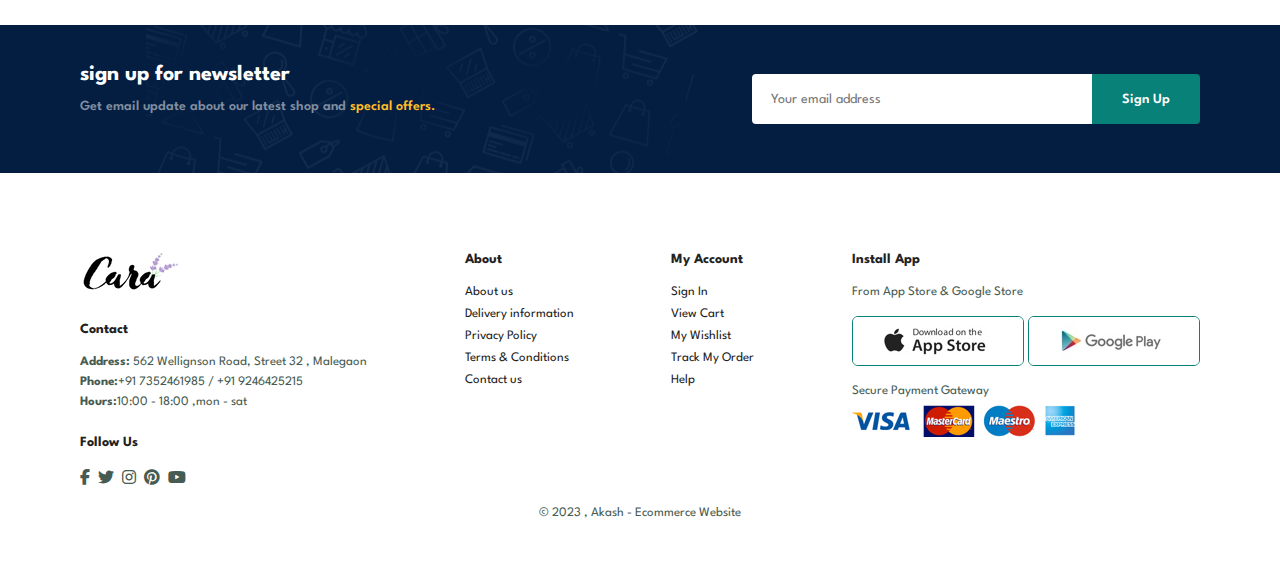
<file: contact.html>
<!DOCTYPE html>
<html lang="en">

<head>
    <meta charset="UTF-8">
    <meta http-equiv="X-UA-Compatible" content="IE=edge">
    <meta name="viewport" content="width=device-width, initial-scale=1.0">
    <title>Contact</title>
    <link rel="stylesheet" href="https://cdnjs.cloudflare.com/ajax/libs/font-awesome/6.4.0/css/all.min.css" />

    <link rel="stylesheet" href="style.css">

</head>

<body>
    <section id="header">
        <a href="#"><img src="img/logo.png" class="logo" alt=""></a>

        <div>
            <ul id="navbar">
                <li><a href="index.html">Home</a></li>
                <li><a href="shop.html">Shop</a></li>
                <li><a href="blog.html">Blog</a></li>
                <li><a href="about.html">About</a></li>
                <li><a class="active" href="contact.html">Contact</a></li>
                <li id="lg-bag"><a href="cart.html"><i class="fa-solid fa-bag-shopping"></i></a></li>
                <a href="#" id="close"><i class="fa-solid fa-xmark"></i></a>
            </ul>
        </div>
        <div id="mobile">
            <a href="cart.html"><i class="fa-solid fa-bag-shopping"></i></a>
            <i id="bar" class="fa-solid fa-bars "></i>

        </div>
    </section>

    <section id="page-header" class="about-header">
        <h2>#let's_talk</h2>

        <p>Leave the message, we love to hear from you </p>

    </section>

    <section id="contact-details" class="section-p1">
        <div class="details">
            <span>GET IN TOUCH</span>
            <h2>Visit one of agency location or contact us today</h2>
            <h3>Head office</h3>
            <div>
                <li>
                    <i class="fa-regular fa-map"></i>
                    <p>56 karve nagar street karvenagar G1 pune</p>
                </li>
                <li>
                    <i class="fa-solid fa-envelope"></i>
                    <p>aherakash.n@gmail.com</p>
                </li>
                <li>
                    <i class="fa-solid fa-phone"></i>
                    <p>aherakash.n@gmail.com</p>
                </li>
                <li>
                    <i class="fa-regular fa-clock"></i>
                    <p>monday to saturday: 9.00am to 16.pm</p>
                </li>
            </div>
            
        </div>
        <div class="map">
            <iframe
                src="https://www.google.com/maps/embed?pb=!1m18!1m12!1m3!1d30263.277202793073!2d73.82169990271633!3d18.532984574352348!2m3!1f0!2f0!3f0!3m2!1i1024!2i768!4f13.1!3m3!1m2!1s0x3bc2c0791d785177%3A0x20d86a81ca743dc8!2sShivajinagar%2C%20Pune%2C%20Maharashtra!5e0!3m2!1sen!2sin!4v1691406886020!5m2!1sen!2sin"
                width="600" height="450" style="border:0;" allowfullscreen="" loading="lazy"
                referrerpolicy="no-referrer-when-downgrade"></iframe>
        </div>

    </section>

    <section id="form-details">
        <form action="">
           <span>LEAVE A MESSAGE</span> 
           <h2>We love to hear from you</h2>
           <input type="text" placeholder="your name">
           <input type="text" placeholder="E-mail">
           <input type="text" placeholder="subject">
           <textarea name="" id="" cols="30" rows="10" placeholder="your meassage"></textarea>
           <button class="normal">Submit</button>
        </form>

        <div class="people">
            <div>
                <img src="img/people/1.png" alt="">
                <p><span>john Doe</span> Senior Marketing Manger <br> Phone: + 000 123 000 77 88 
                <br> Email: aherakash.n@gmail.com </p>
            </div>
            <div>
                <img src="img/people/2.png" alt="">
                <p><span>Ankur Singh</span> Senior Marketing Manger <br> Phone: + 000 123 000 77 88 
                <br> Email: aherakash.n@gmail.com </p>
            </div>
            <div>
                <img src="img/people/3.png" alt="">
                <p><span>Emma Stone</span> Senior Marketing Manger <br> Phone: + 000 123 000 77 88 
                <br> Email: aherakash.n@gmail.com </p>
            </div>
        </div>
    </section>

    <section id="newsletter" class="section-p1 section-m1">
        <div class="newstext">
            <h4>sign up for newsletter</h4>
            <p>Get email update about our latest shop and <span>special offers.</span> </p>
        </div>
        <div class="form">
            <input type="text " placeholder="Your email address">
            <button class="normal">Sign Up</button>
        </div>
    </section>

    <footer class="section-p1">
        <div class="col">
            <img class="logo" src="img/logo.png" alt="">
            <h4>Contact</h4>
            <p><strong>Address:</strong> 562 Wellignson Road, Street 32 , Malegaon</p>
            <p><strong>Phone:</strong>+91 7352461985 / +91 9246425215</p>
            <p><strong>Hours:</strong>10:00 - 18:00 ,mon - sat</p>
            <div class="follow">
                <h4>Follow Us</h4>
                <div class="icon">
                    <i class="fa-brands fa-facebook-f"></i>
                    <i class="fa-brands fa-twitter"></i>
                    <i class="fa-brands fa-instagram"></i>
                    <i class="fa-brands fa-pinterest"></i>
                    <i class="fa-brands fa-youtube"></i>
                </div>
            </div>
        </div>
        <div class="col">
            <h4>About</h4>
            <a href="#">About us</a>
            <a href="#">Delivery information</a>
            <a href="#">Privacy Policy</a>
            <a href="#">Terms & Conditions</a>
            <a href="#">Contact us</a>
        </div>
        <div class="col">
            <h4>My Account</h4>
            <a href="#">Sign In </a>
            <a href="#">View Cart</a>
            <a href="#">My Wishlist</a>
            <a href="#">Track My Order</a>
            <a href="#">Help</a>
        </div>
        <div class="col install">
            <h4>Install App</h4>
            <p>From App Store & Google Store</p>
            <div class="row">
                <img src="img/pay/app.jpg" alt="">
                <img src="img/pay/play.jpg" alt="">

            </div>
            <p>Secure Payment Gateway</p>
            <img src="img/pay/pay.png" alt="">

        </div>

        <div class="copyright">
            <p>&copy; 2023 , Akash - Ecommerce Website</p>
        </div>
    </footer>


    <script src="script.js"></script>
</body>

</html>
</file>
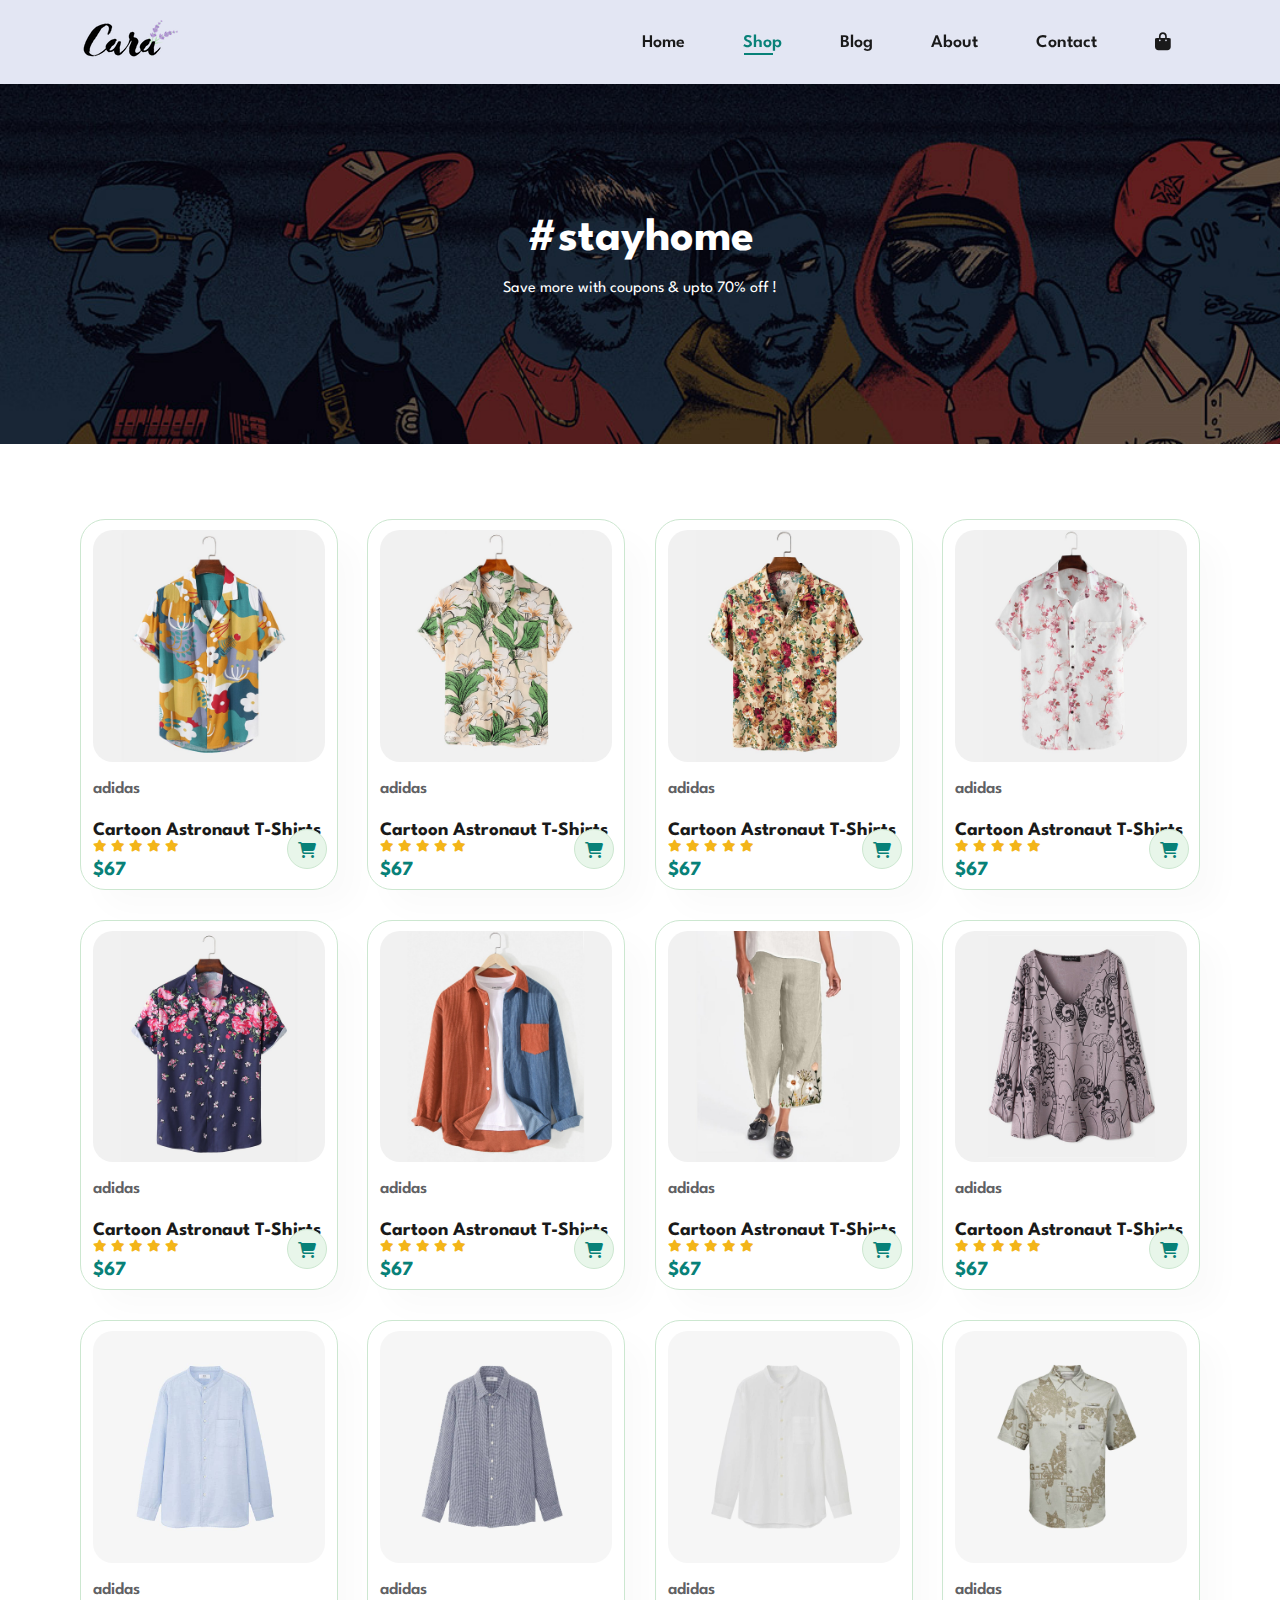
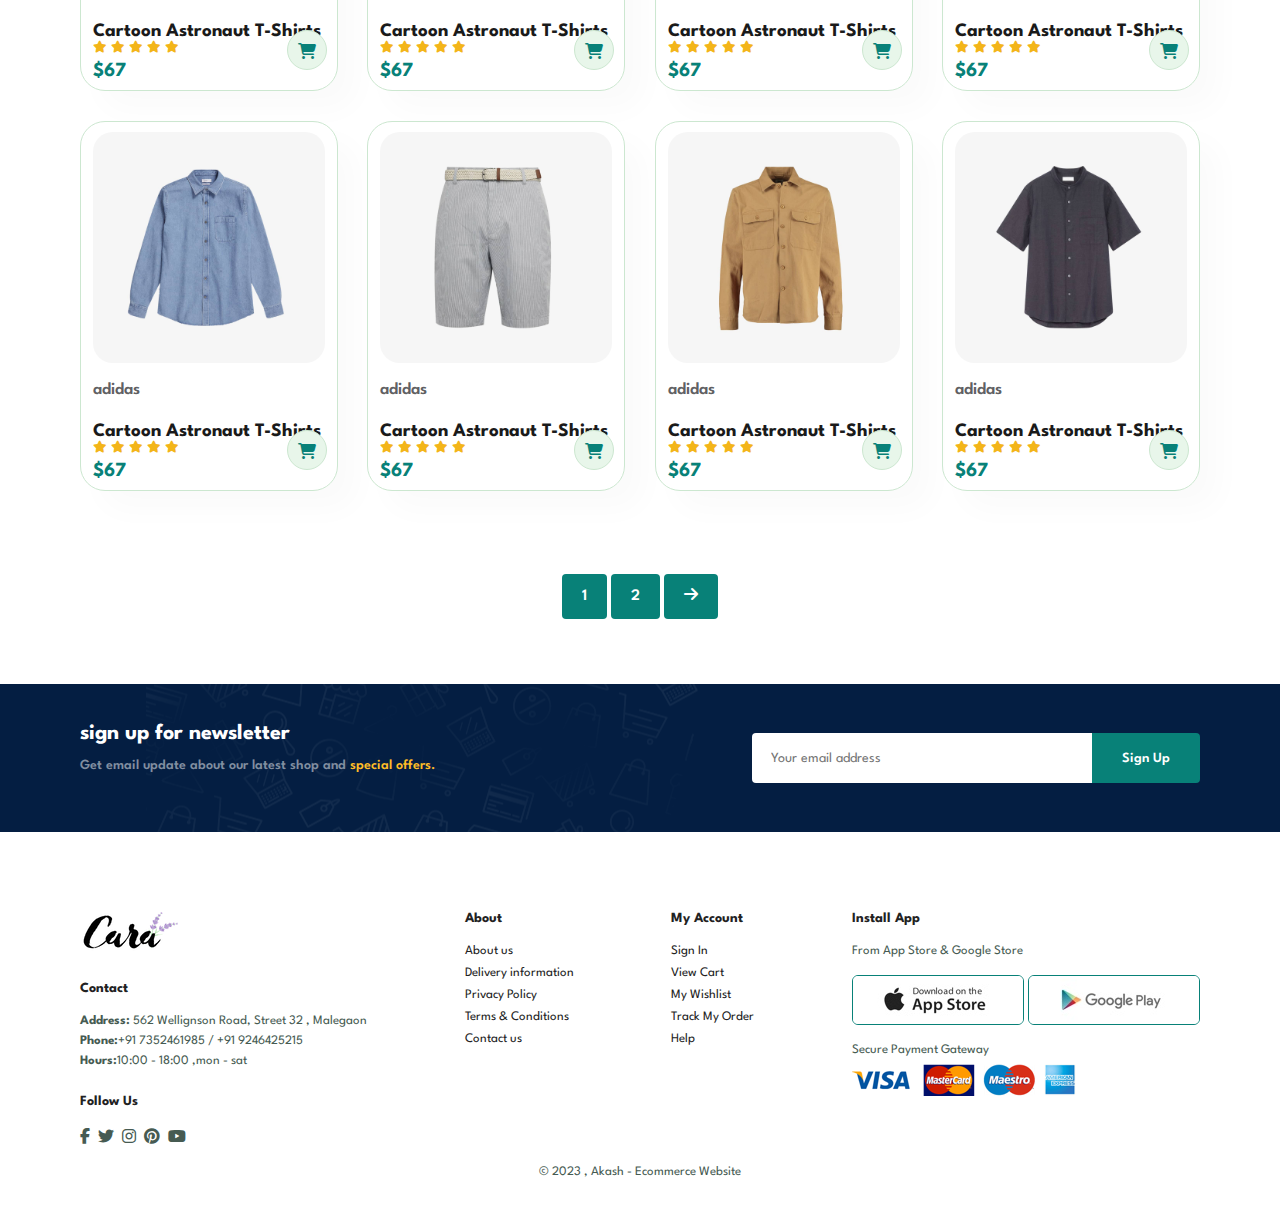
<file: shop.html>
<!DOCTYPE html>
<html lang="en">

    <head>
        <meta charset="UTF-8">
        <meta http-equiv="X-UA-Compatible" content="IE=edge">
        <meta name="viewport" content="width=device-width, initial-scale=1.0">
        <title>shop</title>
        <link rel="stylesheet" href="https://cdnjs.cloudflare.com/ajax/libs/font-awesome/6.4.0/css/all.min.css" />

        <link rel="stylesheet" href="style.css">
        
    </head>

    <body>
        <section id="header">
            <a href="#"><img src="img/logo.png" class="logo" alt=""></a>

            <div>
                <ul id="navbar">
                    <li><a  href="index.html">Home</a></li>
                    <li><a class="active" href="shop.html">Shop</a></li>
                    <li><a href="blog.html">Blog</a></li>
                    <li><a href="about.html">About</a></li>
                    <li><a href="contact.html">Contact</a></li>
                    <li id="lg-bag"><a href="cart.html"><i class="fa-solid fa-bag-shopping"></i></a></li>
                    <a href="#" id="close"><i class="fa-solid fa-xmark"></i></a>
                </ul>
            </div>
            <div id="mobile">
                <a href="cart.html"><i class="fa-solid fa-bag-shopping"></i></a>
                <i id="bar" class="fa-solid fa-bars "></i>
                
            </div>
        </section>

        <section id="page-header">
            <h2>#stayhome</h2>
            
            <p>Save more with coupons & upto 70% off !</p>
        
        </section>


        <section id="product1" class="section-p1">
          
            <div class="pro-container">
                <div class="pro" onclick="window.location.href='sproduct.html'">
                    <img src="img/products/f1.jpg" alt="">
                    <dev class="des">
                        <p><span>adidas</span></p>
                        <h5>Cartoon Astronaut T-Shirts</h5>
                        <div class="star">
                            <i class="fas fa-star"></i>
                            <i class="fas fa-star"></i>
                            <i class="fas fa-star"></i>
                            <i class="fas fa-star"></i>
                            <i class="fas fa-star"></i>
                        </div>
                        <h4>$67</h4>
                    </dev>
                    <a href="#" ><i class="fa-solid fa-cart-shopping cart"></i></a>
                </div>
                <div class="pro" onclick="window.location.href='sproduct.html'">
                    <img src="img/products/f2.jpg" alt="">
                    <dev class="des">
                        <p><span>adidas</span></p>
                        <h5>Cartoon Astronaut T-Shirts</h5>
                        <div class="star">
                            <i class="fas fa-star"></i>
                            <i class="fas fa-star"></i>
                            <i class="fas fa-star"></i>
                            <i class="fas fa-star"></i>
                            <i class="fas fa-star"></i>
                        </div>
                        <h4>$67</h4>
                    </dev>
                    <a href="#" ><i class="fa-solid fa-cart-shopping cart"></i></a>
                </div>
                <div class="pro" onclick="window.location.href='sproduct.html'">
                    <img src="img/products/f3.jpg" alt="">
                    <dev class="des">
                        <p><span>adidas</span></p>
                        <h5>Cartoon Astronaut T-Shirts</h5>
                        <div class="star">
                            <i class="fas fa-star"></i>
                            <i class="fas fa-star"></i>
                            <i class="fas fa-star"></i>
                            <i class="fas fa-star"></i>
                            <i class="fas fa-star"></i>
                        </div>
                        <h4>$67</h4>
                    </dev>
                    <a href="#" ><i class="fa-solid fa-cart-shopping cart"></i></a>
                </div>
                <div class="pro" onclick="window.location.href='sproduct.html'">
                    <img src="img/products/f4.jpg" alt="">
                    <dev class="des">
                        <p><span>adidas</span></p>
                        <h5>Cartoon Astronaut T-Shirts</h5>
                        <div class="star">
                            <i class="fas fa-star"></i>
                            <i class="fas fa-star"></i>
                            <i class="fas fa-star"></i>
                            <i class="fas fa-star"></i>
                            <i class="fas fa-star"></i>
                        </div>
                        <h4>$67</h4>
                    </dev>
                    <a href="#" ><i class="fa-solid fa-cart-shopping cart"></i></a>
                </div>
                <div class="pro">
                    <img src="img/products/f5.jpg" alt="">
                    <dev class="des">
                        <p><span>adidas</span></p>
                        <h5>Cartoon Astronaut T-Shirts</h5>
                        <div class="star">
                            <i class="fas fa-star"></i>
                            <i class="fas fa-star"></i>
                            <i class="fas fa-star"></i>
                            <i class="fas fa-star"></i>
                            <i class="fas fa-star"></i>
                        </div>
                        <h4>$67</h4>
                    </dev>
                    <a href="#" ><i class="fa-solid fa-cart-shopping cart"></i></a>
                </div>
                <div class="pro">
                    <img src="img/products/f6.jpg" alt="">
                    <dev class="des">
                        <p><span>adidas</span></p>
                        <h5>Cartoon Astronaut T-Shirts</h5>
                        <div class="star">
                            <i class="fas fa-star"></i>
                            <i class="fas fa-star"></i>
                            <i class="fas fa-star"></i>
                            <i class="fas fa-star"></i>
                            <i class="fas fa-star"></i>
                        </div>
                        <h4>$67</h4>
                    </dev>
                    <a href="#" ><i class="fa-solid fa-cart-shopping cart"></i></a>
                </div>
                <div class="pro">
                    <img src="img/products/f7.jpg" alt="">
                    <dev class="des">
                        <p><span>adidas</span></p>
                        <h5>Cartoon Astronaut T-Shirts</h5>
                        <div class="star">
                            <i class="fas fa-star"></i>
                            <i class="fas fa-star"></i>
                            <i class="fas fa-star"></i>
                            <i class="fas fa-star"></i>
                            <i class="fas fa-star"></i>
                        </div>
                        <h4>$67</h4>
                    </dev>
                    <a href="#" ><i class="fa-solid fa-cart-shopping cart"></i></a>
                </div>
                <div class="pro">
                    <img src="img/products/f8.jpg" alt="">
                    <dev class="des">
                        <p><span>adidas</span></p>
                        <h5>Cartoon Astronaut T-Shirts</h5>
                        <div class="star">
                            <i class="fas fa-star"></i>
                            <i class="fas fa-star"></i>
                            <i class="fas fa-star"></i>
                            <i class="fas fa-star"></i>
                            <i class="fas fa-star"></i>
                        </div>
                        <h4>$67</h4>
                    </dev>
                    <a href="#" ><i class="fa-solid fa-cart-shopping cart"></i></a>
                </div>
                

  
                <div class="pro">
                    <img src="img/products/n1.jpg" alt="">
                    <dev class="des">
                        <p><span>adidas</span></p>
                        <h5>Cartoon Astronaut T-Shirts</h5>
                        <div class="star">
                            <i class="fas fa-star"></i>
                            <i class="fas fa-star"></i>
                            <i class="fas fa-star"></i>
                            <i class="fas fa-star"></i>
                            <i class="fas fa-star"></i>
                        </div>
                        <h4>$67</h4>
                    </dev>
                    <a href="#" ><i class="fa-solid fa-cart-shopping cart"></i></a>
                </div>
                <div class="pro">
                    <img src="img/products/n2.jpg" alt="">
                    <dev class="des">
                        <p><span>adidas</span></p>
                        <h5>Cartoon Astronaut T-Shirts</h5>
                        <div class="star">
                            <i class="fas fa-star"></i>
                            <i class="fas fa-star"></i>
                            <i class="fas fa-star"></i>
                            <i class="fas fa-star"></i>
                            <i class="fas fa-star"></i>
                        </div>
                        <h4>$67</h4>
                    </dev>
                    <a href="#" ><i class="fa-solid fa-cart-shopping cart"></i></a>
                </div>
                <div class="pro">
                    <img src="img/products/n3.jpg" alt="">
                    <dev class="des">
                        <p><span>adidas</span></p>
                        <h5>Cartoon Astronaut T-Shirts</h5>
                        <div class="star">
                            <i class="fas fa-star"></i>
                            <i class="fas fa-star"></i>
                            <i class="fas fa-star"></i>
                            <i class="fas fa-star"></i>
                            <i class="fas fa-star"></i>
                        </div>
                        <h4>$67</h4>
                    </dev>
                    <a href="#" ><i class="fa-solid fa-cart-shopping cart"></i></a>
                </div>
                <div class="pro">
                    <img src="img/products/n4.jpg" alt="">
                    <dev class="des">
                        <p><span>adidas</span></p>
                        <h5>Cartoon Astronaut T-Shirts</h5>
                        <div class="star">
                            <i class="fas fa-star"></i>
                            <i class="fas fa-star"></i>
                            <i class="fas fa-star"></i>
                            <i class="fas fa-star"></i>
                            <i class="fas fa-star"></i>
                        </div>
                        <h4>$67</h4>
                    </dev>
                    <a href="#" ><i class="fa-solid fa-cart-shopping cart"></i></a>
                </div>
                <div class="pro">
                    <img src="img/products/n5.jpg" alt="">
                    <dev class="des">
                        <p><span>adidas</span></p>
                        <h5>Cartoon Astronaut T-Shirts</h5>
                        <div class="star">
                            <i class="fas fa-star"></i>
                            <i class="fas fa-star"></i>
                            <i class="fas fa-star"></i>
                            <i class="fas fa-star"></i>
                            <i class="fas fa-star"></i>
                        </div>
                        <h4>$67</h4>
                    </dev>
                    <a href="#" ><i class="fa-solid fa-cart-shopping cart"></i></a>
                </div>
                <div class="pro">
                    <img src="img/products/n6.jpg" alt="">
                    <dev class="des">
                        <p><span>adidas</span></p>
                        <h5>Cartoon Astronaut T-Shirts</h5>
                        <div class="star">
                            <i class="fas fa-star"></i>
                            <i class="fas fa-star"></i>
                            <i class="fas fa-star"></i>
                            <i class="fas fa-star"></i>
                            <i class="fas fa-star"></i>
                        </div>
                        <h4>$67</h4>
                    </dev>
                    <a href="#" ><i class="fa-solid fa-cart-shopping cart"></i></a>
                </div>
                <div class="pro">
                    <img src="img/products/n7.jpg" alt="">
                    <dev class="des">
                        <p><span>adidas</span></p>
                        <h5>Cartoon Astronaut T-Shirts</h5>
                        <div class="star">
                            <i class="fas fa-star"></i>
                            <i class="fas fa-star"></i>
                            <i class="fas fa-star"></i>
                            <i class="fas fa-star"></i>
                            <i class="fas fa-star"></i>
                        </div>
                        <h4>$67</h4>
                    </dev>
                    <a href="#" ><i class="fa-solid fa-cart-shopping cart"></i></a>
                </div>
                <div class="pro">
                    <img src="img/products/n8.jpg" alt="">
                    <dev class="des">
                        <p><span>adidas</span></p>
                        <h5>Cartoon Astronaut T-Shirts</h5>
                        <div class="star">
                            <i class="fas fa-star"></i>
                            <i class="fas fa-star"></i>
                            <i class="fas fa-star"></i>
                            <i class="fas fa-star"></i>
                            <i class="fas fa-star"></i>
                        </div>
                        <h4>$67</h4>
                    </dev>
                    <a href="#" ><i class="fa-solid fa-cart-shopping cart"></i></a>
                </div>
                

            </div>

        </section>
 
        <section id="pagination" class="section-p1">

            <a href="#">1</a>
            <a href="#">2</a>
            <a href="#"><i class="fa-solid fa-arrow-right"></i></a>
        </section>

        <section id="newsletter" class="section-p1 section-m1">
            <div class="newstext">
                <h4>sign up for newsletter</h4>
                <p>Get email update about our latest shop and <span>special offers.</span> </p>
            </div>
            <div class="form">
                <input type="text " placeholder="Your email address">
                <button class="normal">Sign Up</button>
            </div>
        </section>

        <footer class="section-p1">
            <div class="col">
                <img class="logo" src="img/logo.png" alt="">
                <h4>Contact</h4>
                <p><strong>Address:</strong> 562 Wellignson Road, Street 32 , Malegaon</p>
                <p><strong>Phone:</strong>+91 7352461985 / +91 9246425215</p>
                <p><strong>Hours:</strong>10:00 - 18:00 ,mon - sat</p>
                <div class="follow">
                    <h4>Follow Us</h4>
                    <div class="icon">
                        <i class="fa-brands fa-facebook-f"></i>
                        <i class="fa-brands fa-twitter"></i>
                        <i class="fa-brands fa-instagram"></i>
                        <i class="fa-brands fa-pinterest"></i>
                        <i class="fa-brands fa-youtube"></i>
                    </div>
                </div>
            </div>
            <div class="col">
                <h4>About</h4>
                <a href="#">About us</a>
                <a href="#">Delivery information</a>
                <a href="#">Privacy Policy</a>
                <a href="#">Terms & Conditions</a>
                <a href="#">Contact us</a>
            </div>
            <div class="col">
                <h4>My Account</h4>
                <a href="#">Sign In </a>
                <a href="#">View Cart</a>
                <a href="#">My Wishlist</a>
                <a href="#">Track My Order</a>
                <a href="#">Help</a>
            </div>
            <div class="col install">
                <h4>Install App</h4>
                <p>From App Store & Google Store</p>
                <div class="row">
                    <img src="img/pay/app.jpg" alt="">
                    <img src="img/pay/play.jpg" alt="">
                    
                </div>
                <p>Secure Payment Gateway</p>
                <img src="img/pay/pay.png" alt="">

            </div>

            <div class="copyright">
                <p>&copy; 2023 , Akash - Ecommerce Website</p>
            </div>
        </footer>


        <script src="script.js"></script>
    </body>

</html>
</file>
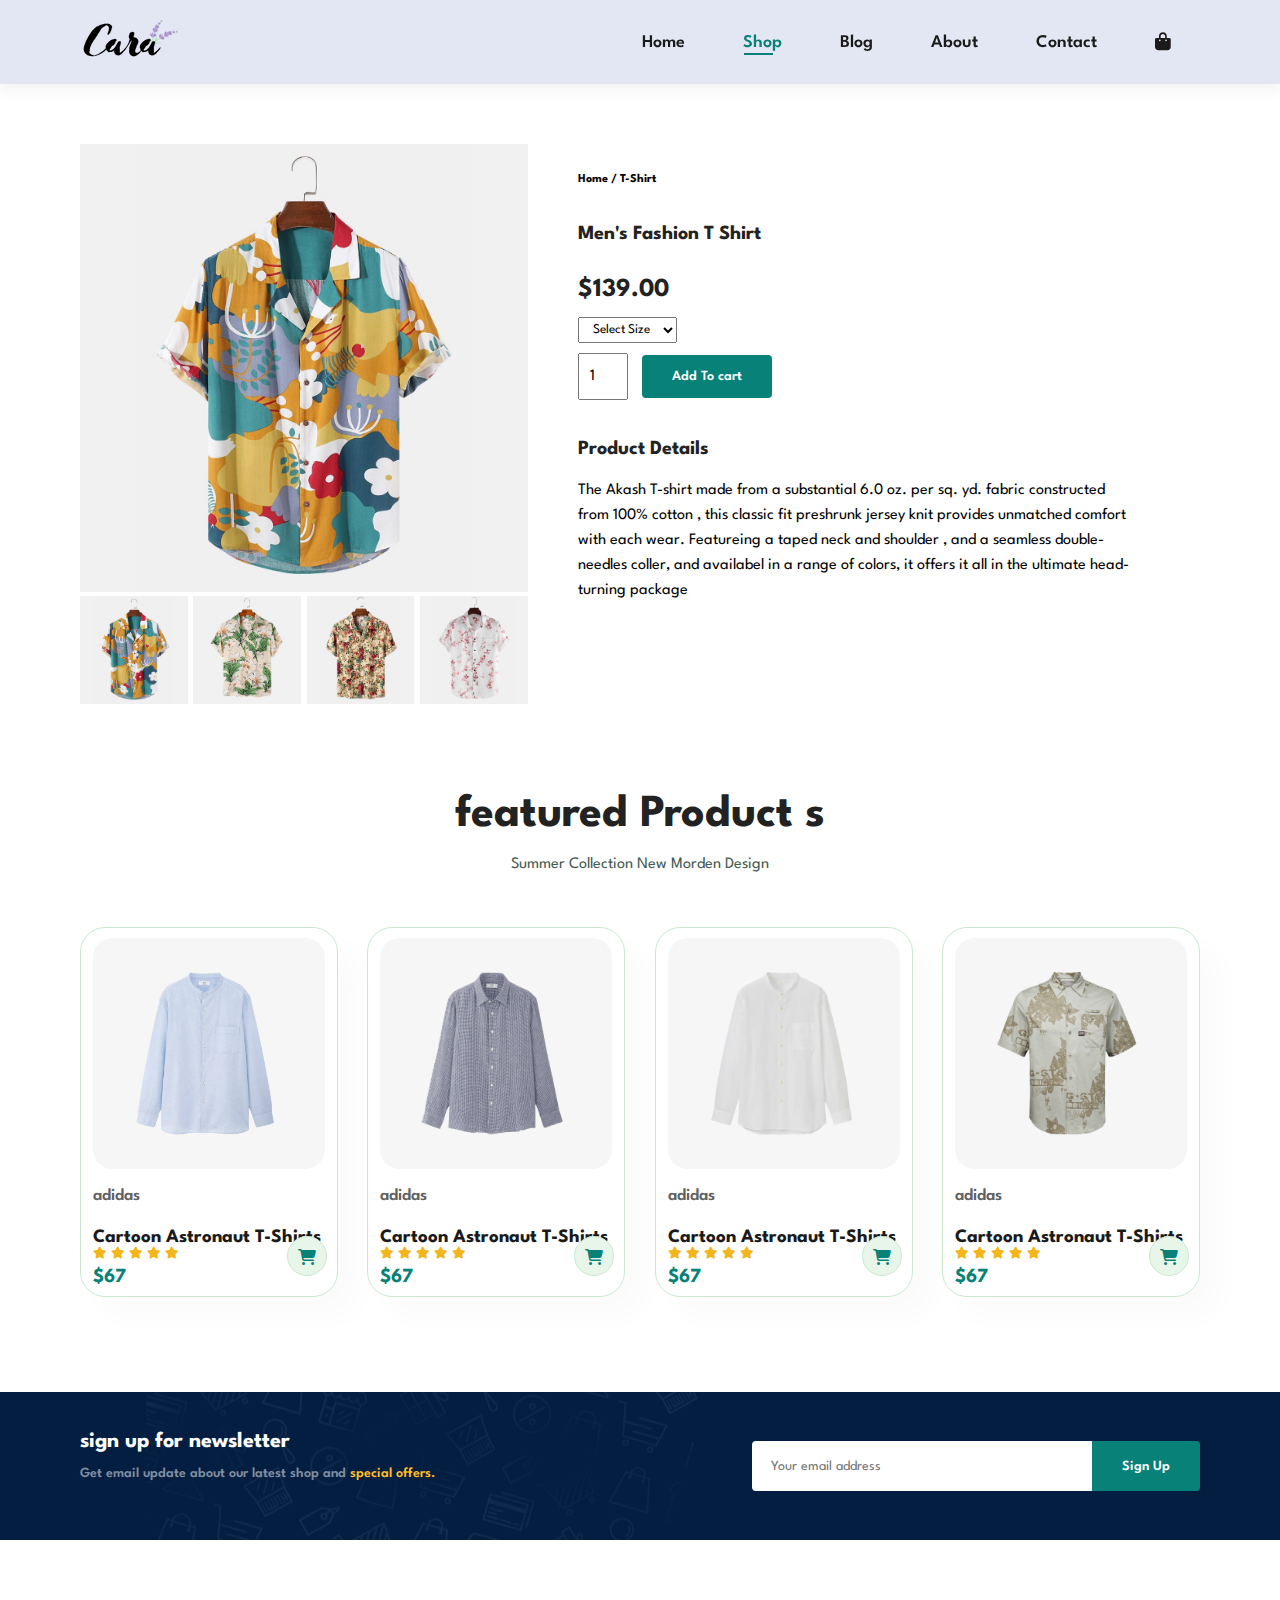
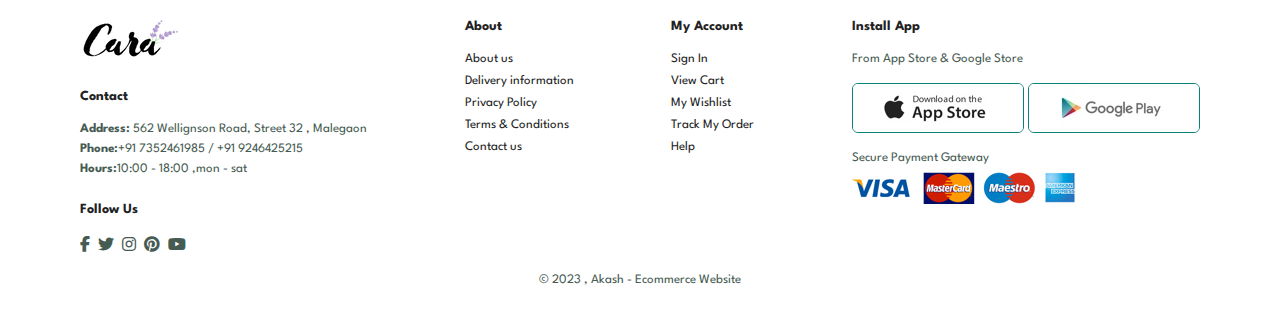
<file: sproduct.html>
<!DOCTYPE html>
<html lang="en">

    <head>
        <meta charset="UTF-8">
        <meta http-equiv="X-UA-Compatible" content="IE=edge">
        <meta name="viewport" content="width=device-width, initial-scale=1.0">
        <title>sproduct</title>
        <link rel="stylesheet" href="https://cdnjs.cloudflare.com/ajax/libs/font-awesome/6.4.0/css/all.min.css" />

        <link rel="stylesheet" href="style.css">
        
    </head>

    <body>
        <section id="header">
            <a href="#"><img src="img/logo.png" class="logo" alt=""></a>

            <div>
                <ul id="navbar">
                    <li><a  href="index.html">Home</a></li>
                    <li><a class="active" href="shop.html">Shop</a></li>
                    <li><a href="blog.html">Blog</a></li>
                    <li><a href="about.html">About</a></li>
                    <li><a href="contact.html">Contact</a></li>
                    <li id="lg-bag"><a href="cart.html"><i class="fa-solid fa-bag-shopping"></i></a></li>
                    <a href="#" id="close"><i class="fa-solid fa-xmark"></i></a>
                </ul>
            </div>
            <div id="mobile">
                <a href="cart.html"><i class="fa-solid fa-bag-shopping"></i></a>
                <i id="bar" class="fa-solid fa-bars "></i>
                
            </div>
        </section>

       <section id="prodetails" class="section-p1">
            <div class="single-pro-image">
                <img src="img/products/f1.jpg" width="100%" id="mainimg" alt="">
                <div class="small-img-group">
                    <div class="small-img-col">
                        <img src="img/products/f1.jpg" width="100%" class="small-img" alt="">
                    </div>
                    <div class="small-img-col">
                        <img src="img/products/f2.jpg" width="100%" class="small-img" alt="">
                    </div>
                    <div class="small-img-col">
                        <img src="img/products/f3.jpg" width="100%" class="small-img" alt="">
                    </div>
                    <div class="small-img-col">
                        <img src="img/products/f4.jpg" width="100%" class="small-img" alt="">
                    </div>
                </div>
            </div>

            <div class="single-pro-details">
                <h6>Home / T-Shirt</h6>
                <h4>Men's Fashion T Shirt</h4>
                <h2>$139.00</h2>
                <select >
                    <option>Select Size</option>
                    <option>XL</option>
                    <option>XXL</option>
                    <option>Small</option>
                    <option>Large</option>
                    
                </select>
                <input type="number" value="1">
                <a href="cart.html"><button class="normal">Add To cart</button></a>
                <h4>Product Details</h4>
                <span>The Akash T-shirt made from a substantial 6.0 oz. per sq. yd. fabric constructed from 100% cotton , this classic fit preshrunk jersey
                    knit provides unmatched comfort with each wear. Featureing a taped neck and
                    shoulder , and a seamless double-needles coller, and availabel in a range of
                    colors, it offers it all in the ultimate head-turning package
                    
                </span>
            </div>

       </section>

       
       <section id="product1" class="section-p1">
        <h2>featured Product s</h2>
        <p>Summer Collection New Morden Design</p>
        <div class="pro-container">
            <div class="pro">
                <img src="img/products/n1.jpg" alt="">
                <dev class="des">
                    <p><span>adidas</span></p>
                    <h5>Cartoon Astronaut T-Shirts</h5>
                    <div class="star">
                        <i class="fas fa-star"></i>
                        <i class="fas fa-star"></i>
                        <i class="fas fa-star"></i>
                        <i class="fas fa-star"></i>
                        <i class="fas fa-star"></i>
                    </div>
                    <h4>$67</h4>
                </dev>
                <a href="#" ><i class="fa-solid fa-cart-shopping cart"></i></a>
            </div>
            <div class="pro">
                <img src="img/products/n2.jpg" alt="">
                <dev class="des">
                    <p><span>adidas</span></p>
                    <h5>Cartoon Astronaut T-Shirts</h5>
                    <div class="star">
                        <i class="fas fa-star"></i>
                        <i class="fas fa-star"></i>
                        <i class="fas fa-star"></i>
                        <i class="fas fa-star"></i>
                        <i class="fas fa-star"></i>
                    </div>
                    <h4>$67</h4>
                </dev>
                <a href="#" ><i class="fa-solid fa-cart-shopping cart"></i></a>
            </div>
            <div class="pro">
                <img src="img/products/n3.jpg" alt="">
                <dev class="des">
                    <p><span>adidas</span></p>
                    <h5>Cartoon Astronaut T-Shirts</h5>
                    <div class="star">
                        <i class="fas fa-star"></i>
                        <i class="fas fa-star"></i>
                        <i class="fas fa-star"></i>
                        <i class="fas fa-star"></i>
                        <i class="fas fa-star"></i>
                    </div>
                    <h4>$67</h4>
                </dev>
                <a href="#" ><i class="fa-solid fa-cart-shopping cart"></i></a>
            </div>
            <div class="pro">
                <img src="img/products/n4.jpg" alt="">
                <dev class="des">
                    <p><span>adidas</span></p>
                    <h5>Cartoon Astronaut T-Shirts</h5>
                    <div class="star">
                        <i class="fas fa-star"></i>
                        <i class="fas fa-star"></i>
                        <i class="fas fa-star"></i>
                        <i class="fas fa-star"></i>
                        <i class="fas fa-star"></i>
                    </div>
                    <h4>$67</h4>
                </dev>
                <a href="#" ><i class="fa-solid fa-cart-shopping cart"></i></a>
            </div>   
        </div>

    </section>

        <section id="newsletter" class="section-p1 section-m1">
            <div class="newstext">
                <h4>sign up for newsletter</h4>
                <p>Get email update about our latest shop and <span>special offers.</span> </p>
            </div>
            <div class="form">
                <input type="text " placeholder="Your email address">
                <button class="normal">Sign Up</button>
            </div>
        </section>

        <footer class="section-p1">
            <div class="col">
                <img class="logo" src="img/logo.png" alt="">
                <h4>Contact</h4>
                <p><strong>Address:</strong> 562 Wellignson Road, Street 32 , Malegaon</p>
                <p><strong>Phone:</strong>+91 7352461985 / +91 9246425215</p>
                <p><strong>Hours:</strong>10:00 - 18:00 ,mon - sat</p>
                <div class="follow">
                    <h4>Follow Us</h4>
                    <div class="icon">
                        <i class="fa-brands fa-facebook-f"></i>
                        <i class="fa-brands fa-twitter"></i>
                        <i class="fa-brands fa-instagram"></i>
                        <i class="fa-brands fa-pinterest"></i>
                        <i class="fa-brands fa-youtube"></i>
                    </div>
                </div>
            </div>
            <div class="col">
                <h4>About</h4>
                <a href="#">About us</a>
                <a href="#">Delivery information</a>
                <a href="#">Privacy Policy</a>
                <a href="#">Terms & Conditions</a>
                <a href="#">Contact us</a>
            </div>
            <div class="col">
                <h4>My Account</h4>
                <a href="#">Sign In </a>
                <a href="#">View Cart</a>
                <a href="#">My Wishlist</a>
                <a href="#">Track My Order</a>
                <a href="#">Help</a>
            </div>
            <div class="col install">
                <h4>Install App</h4>
                <p>From App Store & Google Store</p>
                <div class="row">
                    <img src="img/pay/app.jpg" alt="">
                    <img src="img/pay/play.jpg" alt="">
                    
                </div>
                <p>Secure Payment Gateway</p>
                <img src="img/pay/pay.png" alt="">

            </div>

            <div class="copyright">
                <p>&copy; 2023 , Akash - Ecommerce Website</p>
            </div>
        </footer>

        <script>
            var mainimg=document.getElementById("mainimg"); 
            var smallimg=document.getElementsByClassName("small-img");
            
            smallimg[0].onclick =function(){
                mainimg.src = smallimg[0].src; 
            }
            smallimg[1].onclick =function(){
                mainimg.src = smallimg[1].src; 
            }
            smallimg[2].onclick =function(){
                mainimg.src = smallimg[2].src; 
            }
            smallimg[3].onclick =function(){
                mainimg.src = smallimg[3].src; 
            }
        </script>

        <script src="script.js"></script>
    </body>

</html>
</file>
<file: style.css>
@import url("https://fonts.googleapis.com/css2?family=Spartan:wght@100;200;300;400;500;600;700;800;900&display=swap");
* {
  margin: 0;
  padding: 0;
  box-sizing: border-box;
  font-family: "Spartan", sans-serif;
}

html {
  scroll-behavior: smooth;
}

/* Global Styles */

h1 {
  font-size: 50px;
  line-height: 64px;
  color: #222;
}

h2 {
  font-size: 46px;
  line-height: 54px;
  color: #222;
}

h4 {
  font-size: 20px;
  color: #222;
}

h6 {
  font-weight: 700;
  font-size: 12px;
}

p {
  font-size: 16px;
  color: #465b52;
  margin: 15px 0 20px 0;
}

.section-p1 {
  padding: 40px 80px;
}

.section-m1 {
  margin: 40px 0;
}

button.normal{
  font-size: 14px;
  font-weight: 600;
  padding: 15px 30px ;
  color: #000;
  background-color: #fff;
  border-radius: 4px;
  cursor: pointer;
  border: none;
  outline: none;
  transition: 0.2s;
}

button.white{
  font-size: 15px;
  font-weight: 700;
  padding: 15px 20px ;
  color: #fff;
  background-color: transparent;
 
  cursor: pointer;
  border: 1px solid #fff; 
  outline: none;
  transition: 0.2s;
}

body {
  width: 100%;
}


/* Header start  */

#header{
  display: flex;
  align-items: center;
  justify-content: space-between;
  padding: 20px 80px;
  background-color: #E3E6F3;
  box-shadow: 0px 5px 15px rgb(0, 0, 0,0.06);
  z-index: 999;
  position: sticky;
  top: 0;
  left: 0;
}

#navbar{
  display: flex;
  align-items: center;
  justify-content: center;
}

#navbar li{
  list-style: none;
  padding: 0 29px;
  position: relative;
}

#navbar li a{
  text-decoration: none;
  font-size: 18px;
  font-weight: 600;
  color: #1a1a1a;
  transition: 0.3s ease;
}

#navbar li a:hover,
#navbar li a.active{
  color: #088178;
}

#navbar li a.active::after,
#navbar li a:hover:after{
  content: "";
  width: 30%;
  height: 2px;
  background: #088178;
  position: absolute;
  bottom: -4px;
  left: 30px;
}

#mobile{
  display: none;
  align-items: center;
}

#close{
  display: none;
}

/* Home page */

#hero{
  background-image: url(img/hero4.png);
  height: 90vh;
  width: 100%;
  background-size: cover;
  background-position: top 25% right 0;
  padding: 0 100px;
  display: flex;
  flex-direction: column;
  align-items: flex-start;
  justify-content: center;
}

#hero h4{
  padding-bottom: 15px;
}

#hero h1{
  color: #088178;
}

#hero button{
  background-image: url(img/button.png);
  background-color: transparent;
  color: #088178;
  border: 0;
  padding: 14px 80px 14px 65px;
  background-repeat: no-repeat;
  cursor: pointer;
  font-weight: 700;
  font-size: 20px;
}

#feature{
  display: flex;
  align-items: center;
  justify-content: space-between;
  flex-wrap: wrap;
}
#feature .fe-box{
  width: 180px;
  text-align: center;
  padding: 25px 15px;
  box-shadow: 20px 20px 34px rgb(0, 0, 0, 0.03);
  border: 1px solid #cce7d0;
  border-radius: 4px;
  margin: 15px 0;
}

#feature .fe-box:hover{
  box-shadow: 10px 10px 54px rgb(70, 62, 221, 0.1);
}

#feature .fe-box img{
  width: 100%;
  margin-bottom: 10px;
}
#feature .fe-box h6{
  display: inline-block;
  padding: 9px 8px 6px 8px;
  line-height: 1;
  border-radius: 4px;
  color: #088178;
  background-color: #fddde4;
}

#feature .fe-box:nth-child(2) h6 {
  background-color: #cdebbc;
}
#feature .fe-box:nth-child(3) h6 {
  background-color: #d1e8f2;
}
#feature .fe-box:nth-child(4) h6 {
  background-color: #cdd4f8;
}
#feature .fe-box:nth-child(5) h6 {
  background-color: #f6dbf6;
}
#feature .fe-box:nth-child(6) h6 {
  background-color: #fff2e5;
}

#product1{
  text-align: center;
}

#product1 .pro-container{
  display: flex;
  text-align: center;
  justify-content: space-between;
  padding-top: 20px;
  flex-wrap: wrap;
}

#product1 .pro{
  width: 23%;
  min-width: 250px;
  padding: 10px 12px;
  border: 1px solid #cce7d0;
  border-radius: 25px;
  cursor: pointer;
  box-shadow: 20px 20px 30px rgb(0, 0, 0, 0.02);
  margin: 15px 0;
  transition: 0.2s ease;
  position: relative;
}

#product1 .pro:hover{
  box-shadow: 20px 20px 30px rgb(0, 0, 0, 0.06);
}

#product1 .pro img{
  width: 100%;
  border-radius: 20px;
}

#product1 .pro .des{
  text-align: start;
  padding: 10px 0;
}

#product1 .pro .des span{
  color: #606063;
  font-size: 17px;
  font-weight: 600;
}

#product1 .pro .des h5{
  padding-top: 5px;
  color: #1a1a1a;
  font-size: 19px;
}

#product1 .pro .des i{
  font-size: 12px;
  color: rgb(243,181,25);

}

#product1 .pro .des h4{
  padding-top: 7px;
  font-size: 20px;
  font-weight: 700;
  color: #088178;
}


#product1 .pro .cart{
  width: 40px;
  height: 40px;
  line-height: 40px;
  border-radius: 50px;
  background-color: #e8f6ea;
  font-weight: 600;
  color: #088178;
  border: 1px solid #cce7d0;
  position: absolute;
  bottom:20px ;
  right: 10px;
}

#banner{
  display: flex;
  justify-content: center;
  align-items: center;
  flex-direction: column;
  text-align: center;
  background-image: url(img/banner/b2.jpg);
  width: 100%;
  height: 40vh;
  background-size: cover;
  background-position: center;
}

#banner h4{
  color: #fff;
  font-size: 22px;

}

#banner h2{
  color: #fff;
  font-size: 35px;
  padding: 10px 0;

}

#banner h2 span{
  color: #ef3636;


}

#banner button:hover{
  background-color: #088178;
  color: #fff;
}

#sm-banner{
  display: flex;
  justify-content: space-between;
  flex-wrap: wrap;
}

#sm-banner .banner-box{
  display: flex;
  justify-content: center;
  align-items: flex-start;
  flex-direction: column;
  
  background-image: url(img/banner/b17.jpg);
  min-width: 660px;
  height: 50vh;
  background-size: cover;
  background-position: center;
  padding: 30px;

}

#sm-banner .banner-box2{
  background-image: url(img/banner/b10.jpg);

}

#sm-banner h4{
  color: #fff;
  font-size: 26px ;
  font-weight: 500;
}

#sm-banner h2{
  color: #fff;
  font-size: 36px ;
  font-weight: 800;
}

#sm-banner span{
  color: #fff;
  font-size: 19px ;
  font-weight: 500;
  padding-bottom: 15px;
}


#sm-banner .banner-box:hover button{
  background-color: #088178;
  border: 1px solid #088178;
}

#banner3{
  display: flex;
  justify-content: space-between;
  flex-wrap: wrap;
  padding: 0 80px;
}
#banner3 .banner-box{
  display: flex;
  justify-content: center;
  align-items: flex-start;
  flex-direction: column;
  
  background-image: url(img/banner/b7.jpg);
  min-width: 30%;
  height: 30vh;
  background-size: cover;
  background-position: center;
  padding: 20px;
  margin-bottom: 20px;
}


#banner3 .banner-box2{
  background-image: url(img/banner/b4.jpg);
}


#banner3 .banner-box3{
  background-image: url(img/banner/b18.jpg);
}

#banner3 h2{
  color: #fff;
  font-weight: 900;
  font-size: 20px;
}

#banner3 h3{
  color: #ec544e;
  font-weight: 800;
  font-size: 17px;
}

#newsletter{
  display: flex;
  justify-content: space-between;
  align-items: center;
  flex-wrap: wrap;
  background-image: url(img/banner/b14.png);
  background-repeat: no-repeat;
  background-position: 20% 30%;
  background-color: #041e42;
  /* height: 22vh; */
}

#newsletter h4{
  font-size: 22px;
  font-weight: 700;
  color: #fff;

}

#newsletter p{
  font-size: 14px;
  font-weight: 600;
  color: #818ea0;
  
}

#newsletter p span{ 
 
  color: #ffbd27;
  
}

#newsletter .form{
  display: flex;
  width: 40%;
}

#newsletter input{
  height: 3.125rem;
  padding: 0 1.25em;
  font-size: 14px;
  width: 100%;
  border: 1px solid transparent;
  border-radius: 4px;
  outline: none;  
  border-top-right-radius: 0;
  border-bottom-right-radius: 0;
}

#newsletter button{
  background-color: #088178;
  color: #fff;
  white-space: nowrap;
  border-top-left-radius: 0;
  border-bottom-left-radius: 0;
}

footer {
  display: flex;
  justify-content: space-between;
  flex-wrap: wrap
}

footer .col{
  display: flex;
  flex-direction: column;
  align-items: flex-start;
  margin-bottom: 20px;
}

footer .logo{
  margin-bottom: 30px;
}

footer h4{
  font-size: 14px;
  padding-bottom: 20px;
}

footer p{
  font-size: 13px;
  margin: 0 0 8px 0;

}

footer a{
  font-size: 13px;
  text-decoration: none;
  margin: 0 0 8px 0;
  color: #222;
  margin-bottom: 10px;

}

footer .follow{
  margin-top: 20px;
}

footer .follow i{
  color: #465b52;
  padding-right: 4px;
  cursor: pointer;
}

footer .install .row img{
  border: 1px solid #088178;
  border-radius: 6px;

}

footer .install .row img{
  margin: 10px 0 15px 0;
}

footer .follow i:hover,
footer a:hover{
  color: #088178;
}

footer .copyright{
  width: 100%;
  text-align: center;
}



/* shop page  */

#page-header{
  background-image: url("img/banner/b1.jpg");
  width: 100%;
  height: 40vh;
  background-size: cover;
  display: flex;
  justify-content: center;
  text-align: center;
  flex-direction: column;
  padding: 14px;


}

#page-header h2,
#page-header p{
  color: #fff;

}

#pagination{
  text-align: center;

}

#pagination a{
  text-decoration: none;
  background-color: #088178;
  padding: 15px 20px;
  border-radius: 4px;
  color: #fff;
  font-weight: 600;
}


/* SINGLE PRODUCT  */

#prodetails{
  display: flex;
  margin-top: 20px;   
}

#prodetails .single-pro-image{
  width: 40%;
  margin-right: 50px;
}

.small-img-group{
  display: flex;
  justify-content: space-between;
}

.small-img-col{
  flex-basis: 24%;
  cursor: pointer;
}

#prodetails .single-pro-details{
  width: 50%;
  padding-top: 30px;
}

#prodetails .single-pro-details h4 {
  padding: 40px 0 20px 0;
}

#prodetails .single-pro-details h2 {
  font-size: 26px;
}

#prodetails .single-pro-details select{
  display: block;
  padding: 5px 10px;
  margin-bottom: 10px;
}

#prodetails .single-pro-details input{
  width: 50px;
  height: 47px;
  padding-left: 10px;
  font-size: 16px;
  margin-right: 10px;
  
}

#prodetails .single-pro-details button{
  background-color: #088178;
  color: #fff;
}

#prodetails .single-pro-details input:focus{
  outline: none;
  
}
 

#prodetails .single-pro-details span{
  line-height: 25px;
}



/* blog page  */

#page-header.blog-header{
  background-image: url("img/banner/b19.jpg");
}

#blog{
  padding: 150px 150px 0 150px;
}


#blog .blog-box{
   display: flex;
   align-items: center;
   width: 100%;
   position: relative;
   padding-bottom: 90px;
}

#blog .blog-img{
  width: 50%;
  margin-right: 40px;
}

#blog img{
  width: 100%;
  height: 300px;
  object-fit: cover;
}

#blog .blog-details{
  width: 50%;

}

#blog .blog-details a{
   text-decoration: none;
   font-size: 11px;
   color: #000;
   font-weight: 700;
   position: relative;
   transition: 0.3s;
}

#blog .blog-details a::after{
  content: "";
  width: 50px;
  height: 1px;
  background-color: #000;
  position: absolute;
  top: 4px;
  right: -60px;
}

#blog .blog-details a:hover{
  color: #088178;
}

#blog .blog-details a:hover::after{
  background-color: #088178;
}

#blog .blog-box h1{
  position: absolute;
  top: -40px;
  left: 0;
  font-size: 70px;
  font-weight: 700;
  color: #c9cbce;
  z-index: -9;
}



/* about page  */
#page-header.about-header{
  background-image: url("img/about/banner.png");
}

#about-head{
  display: flex;
  align-items: center;
  
}

#about-head img{
  width: 50%;
  height: auto;
}

#about-head div{
  width: 50%;
  padding-left: 40px;
}

#about-app{
  text-align: center;
}

#about-app .video{
  width: 70%;
  height: 100%;
  margin: 30px auto 0 auto
}

#about-app .video video{
  width: 100%;
  height: 100%;
  border-radius: 20px;
}


/* contact page  */
#contact-details {
  display: flex;
  align-items: center;
  justify-content: space-between;
}

#contact-details .details{
  width: 40%;
}

#contact-details .details span,
#form-details form span{
  font-size: 12px;
}

#contact-details .details h2,
#form-details form h2{
  font-size: 26px;
  line-height: 35px;
  padding: 20px 0;
}
#contact-details .details h3{
  font-size: 16px;
  padding-bottom: 15px;
}

#contact-details .details li{
  list-style: none;
  display: flex;
  padding: 10px 0;
}

#contact-details .details li i{
  font-size: 14px;
  padding-right: 22px;
}

#contact-details .details li p{
  margin: 0;
  font-size: 14px ;
}

#contact-details .map{
  width:55% ;
  height: 400px;
}

#contact-details .map iframe{
  width: 100%;
  height: 100%;
}

#form-details{
  display: flex;
  justify-content: space-between;
  margin: 30px;
  padding: 80px;
  border: 1px solid #e1e1e1;
}

#form-details form{
  width: 65%;
  display: flex;
  flex-direction: column;
  align-items: flex-start;
}

#form-details form input,
#form-details form textarea{
  width: 100%;
  padding: 12px 15px;
  outline: none;
  margin-bottom: 20px;
  border: 1px solid #e1e1e1;
}

#form-details form button{
  background-color: #088178;
  color: #fff;
}

#form-details .people div{
  padding-bottom: 25px;
  display: flex;
  align-items: flex-start;
}
#form-details .people div img{
   width: 65px;
   height: 65px;
   object-fit: cover;
   margin-right: 15px;
}

#form-details .people div p{
  margin: 0;
  font-size: 13px;
  line-height: 25px;
}

#form-details .people div p span{
  display: block;
  font-size: 16px;
  color: #000;
  font-weight: 600;
}

/* cart page  */

#cart{
  overflow-x: auto;
}
#cart table{
  width: 100%;
  border-collapse: collapse;
  table-layout: fixed;
  white-space: nowrap;
}

#cart table img{
  width: 70px;
}

#cart table td:nth-child(1){
  width: 100px;
  text-align: center;
}
#cart table td:nth-child(2){
  width: 150px;
  text-align: center;
}
#cart table td:nth-child(3){
  width: 250px;
  text-align: center;
}
#cart table td:nth-child(4),
#cart table td:nth-child(5),
#cart table td:nth-child(6){
  width: 150px;
  text-align: center;
}

#cart table td:nth-child(5) input {
  width: 70px;
  padding: 10px 5px 10px 15px;
}

#cart table thead{
  border: 1px solid #e2e9e1;
  border-left: none;
  border-right:none;
}

#cart table thead td{
  font-weight: 700;
  text-transform:uppercase;
  font-size: 13px;
  padding: 18px 0;
}

#cart table tbody tr td {
  padding-top: 15px;
}

#cart table tbody td{
  font-size: 13px;
}


/* cart  */

#cart-add{
  display: flex;
  flex-wrap: wrap;
  justify-content: space-between;
}

#coupon{
  width: 50%;
  margin-bottom: 30px;
}

#coupon h3, 
#subtotal h3{
  padding-bottom: 15px;
}

#coupon input{
  padding: 10px 20px;
  outline: none;
  width: 60%;
  margin-right: 10px;
  border: 1px solid #e2e9e1;
}

#coupon button,
#subtotal button{
  background-color: #088178;
  color: #fff;
  padding: 12px 20px;
}

#subtotal{
  width: 50%;
  margin-bottom: 30px;
  border: 1px solid  #e2e9e1;
  padding: 30px;
}

#subtotal table{
  border-collapse: collapse;
  width: 100%;
  margin-bottom: 20px;
}

#subtotal table td{
  width: 50%;
  border: 1px solid #e2e9e1;
  padding: 10px;
  font-size: 13px;
}

/* media Query */

@media (max-width:799px) {

  .section-p1{
    padding: 40px 40px;
  }
  #navbar {
    display: flex;
    flex-direction: column;
    align-items: flex-start;
    justify-content: flex-start ;
    position: fixed;
    top: 0;
    right: -300px;
    height: 100vh;
    width: 300px;
    background-color: #E3E6F3;
    box-shadow: 0 40px 60px rgb(0, 0, 0, 0.1);
    padding: 80px 0 0 10px;
    transition: 0.3s;
  }

  #navbar.active{
    right: 0px;
  }

  #lg-bag{
    display: none;
  }

  #navbar li {
    margin-bottom: 25px;
  }

  #mobile{
    display: flex;
    align-items: center;
  }

  #mobile i{
    color: #1a1a1a;
    font-size: 24px;
    padding-left: 20px;
  }

  #close{
    display: initial;
    position: absolute;
    top: 30px;
    left: 30px;
    color: #222;
    font-size: 24px;
  }

  #hero {
    height: 70vh;
    padding: 0 100px;
    background-position: top 30% right 30%;
  }

  #feature {
    justify-content: center;
  }

  #feature .fe-box{
    margin: 15px 15px;
  }

  #product1 .pro-container{
    justify-content: center;
  }

  #product1 .pro{
    margin: 15px;
  }

  #banner{
    height: 22vh;
  }

  #sm-banner .banner-box{
    min-width: 100%;
    height: 30vh;
  }

  #banner3{
    padding: 0 40px;
  }

  #banner3 .banner-box{
    width: 28%;
  }

  #newsletter .form {
    width: 70%;
  }

  /* contact page  */

  #form-details{
    padding: 40px;
  }

  #form-details form{
    width: 50%;
  }
}

@media (max-width:477px) {
  #header{
    padding: 10px 30px;
  }

  #hero {
    padding: 0 20px;
    background-position: 55%;
  }

  h2 {
    font-size: 36px;
   
  }
  h1 {
    font-size: 25px;
   
  }

  p {
    font-size: 11px;
  }
  #hero button {
    padding: 14px 60px 14px 65px;
    font-size: 15px;
  }

  .section-p1 {
    padding: 20px;
  }

  #feature{
    justify-content: space-between;
  }
  #feature .fe-box {
    width: 155px;
   
    margin:0 0 15px 0;
  }

  #product1 .pro {
    width: 100%;
   
  }

  #banner {
    width: 100%;
    height: 35vh;
    
  }
  #sm-banner .banner-box {
    min-width: 100%;
    height: 40vh;
  }
  #sm-banner .banner-box2 {
   margin-top: 20px;
  }

  #banner3 {
    padding: 0 20px;
  }

  #banner3 .banner-box {
    min-width: 100%;
  }

  #newsletter .form {
    width: 100%;
  }

  footer .install .row img {
    margin: 10px 0 15px 0;
  }

  /* single product  */

  #prodetails {
    display: flex;
    flex-direction: column;
  }

  #prodetails .single-pro-image{
    width: 100%;
    margin-right: 0px;
  }

  #prodetails .single-pro-details {
    width: 100%;
    
  }

  /* blog page  */

  #blog .blog-box {
    display: flex;
    flex-direction: column;
  }

  #blog {
    padding: 100px 20px 0px 20px;
  }

  
  #blog .blog-img {
    width: 100%;
    margin-right: 0px;
    margin-bottom: 30px;
  }

  #blog .blog-details {
	width: 100%;
  }

  #about-head {
    flex-direction: column;
  }

  #about-head img {
    width: 100%;
  }

  #about-head div {
    width: 100%;
    padding-top: 20px;
  }

  #about-app .video {
    width: 100%;
    
  }

  /* contact page  */

  #contact-details{
    flex-direction: column;
  }

  #contact-details .details{
    width: 100%;
    margin-bottom: 30px;
  }

  #contact-details .map{
    width: 100%;
  }

  #form-details{
     margin: 10px;
     padding: 30px 10px;
     flex-wrap: wrap;
  } 

  #form-details form {
    width: 100%;
    margin-bottom: 30px;
  }


  /* cart page  */

  #cart-add{
    flex-direction: column;
  }

  #coupon{
    width: 100%;
  }
  
  #subtotal{
    width: 100%;
    padding: 20px;
  }

}
</file>
